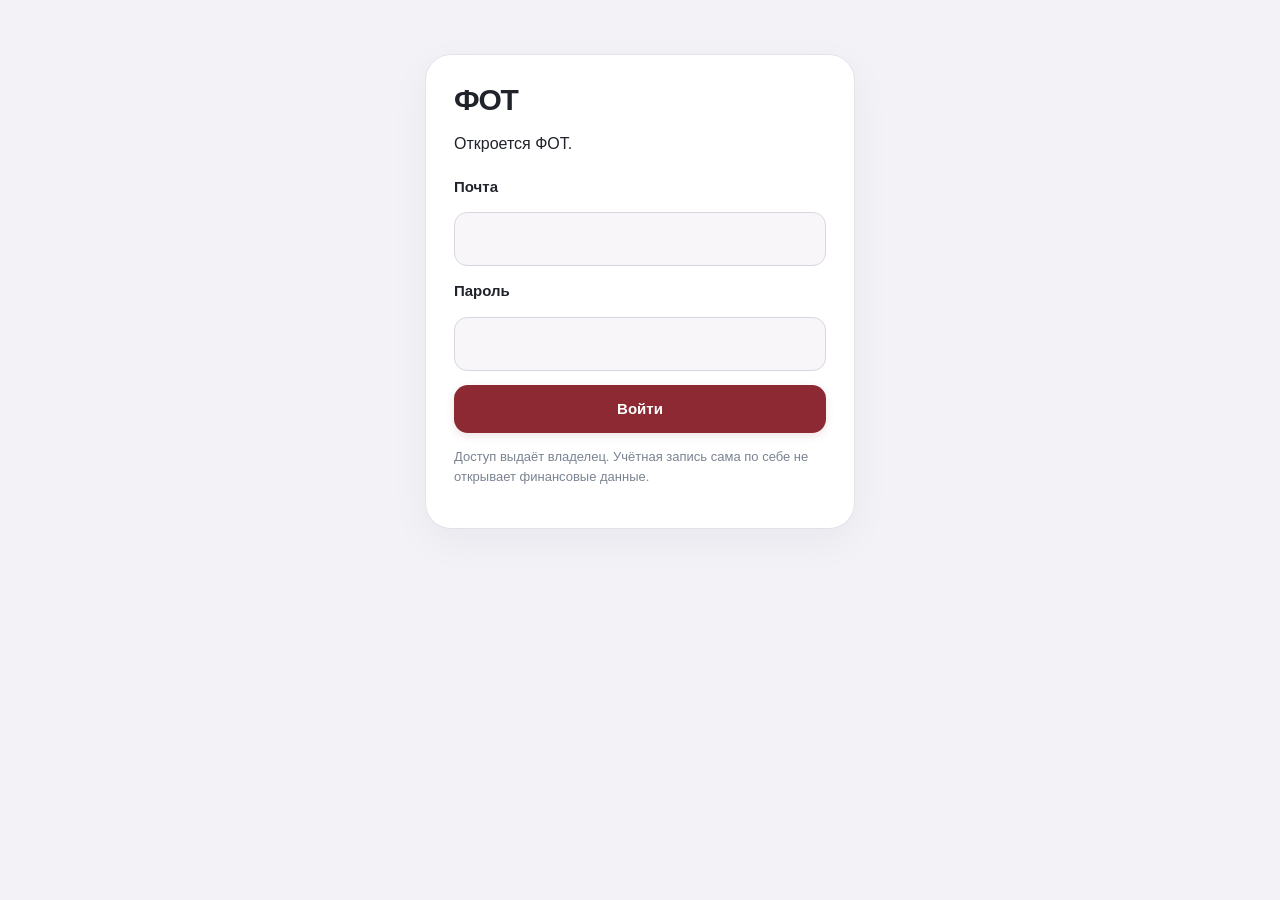
<file: index.html>
<!doctype html><html lang="ru">
<script type="module" crossorigin src="./finance/assets/production-DJy6bLNh.js"></script>
<link rel="stylesheet" crossorigin href="./finance/assets/production-YAigpWOM.css">
<meta charset="UTF-8"><meta name="viewport" content="width=device-width,initial-scale=1"><meta name="referrer" content="no-referrer"><meta http-equiv="Content-Security-Policy" content="default-src 'none'; script-src 'self'; style-src 'self' 'unsafe-inline'; img-src 'self' data:; font-src 'self' data:; connect-src 'self' https://coggpgbxkswlpuvqvtky.supabase.co; base-uri 'none'; form-action 'none'; object-src 'none'; frame-src 'none'"><link rel="icon" href="./finance/favicon.svg"><title>МногоМяса · ФОТ</title><div id="root"></div></html>
</file>
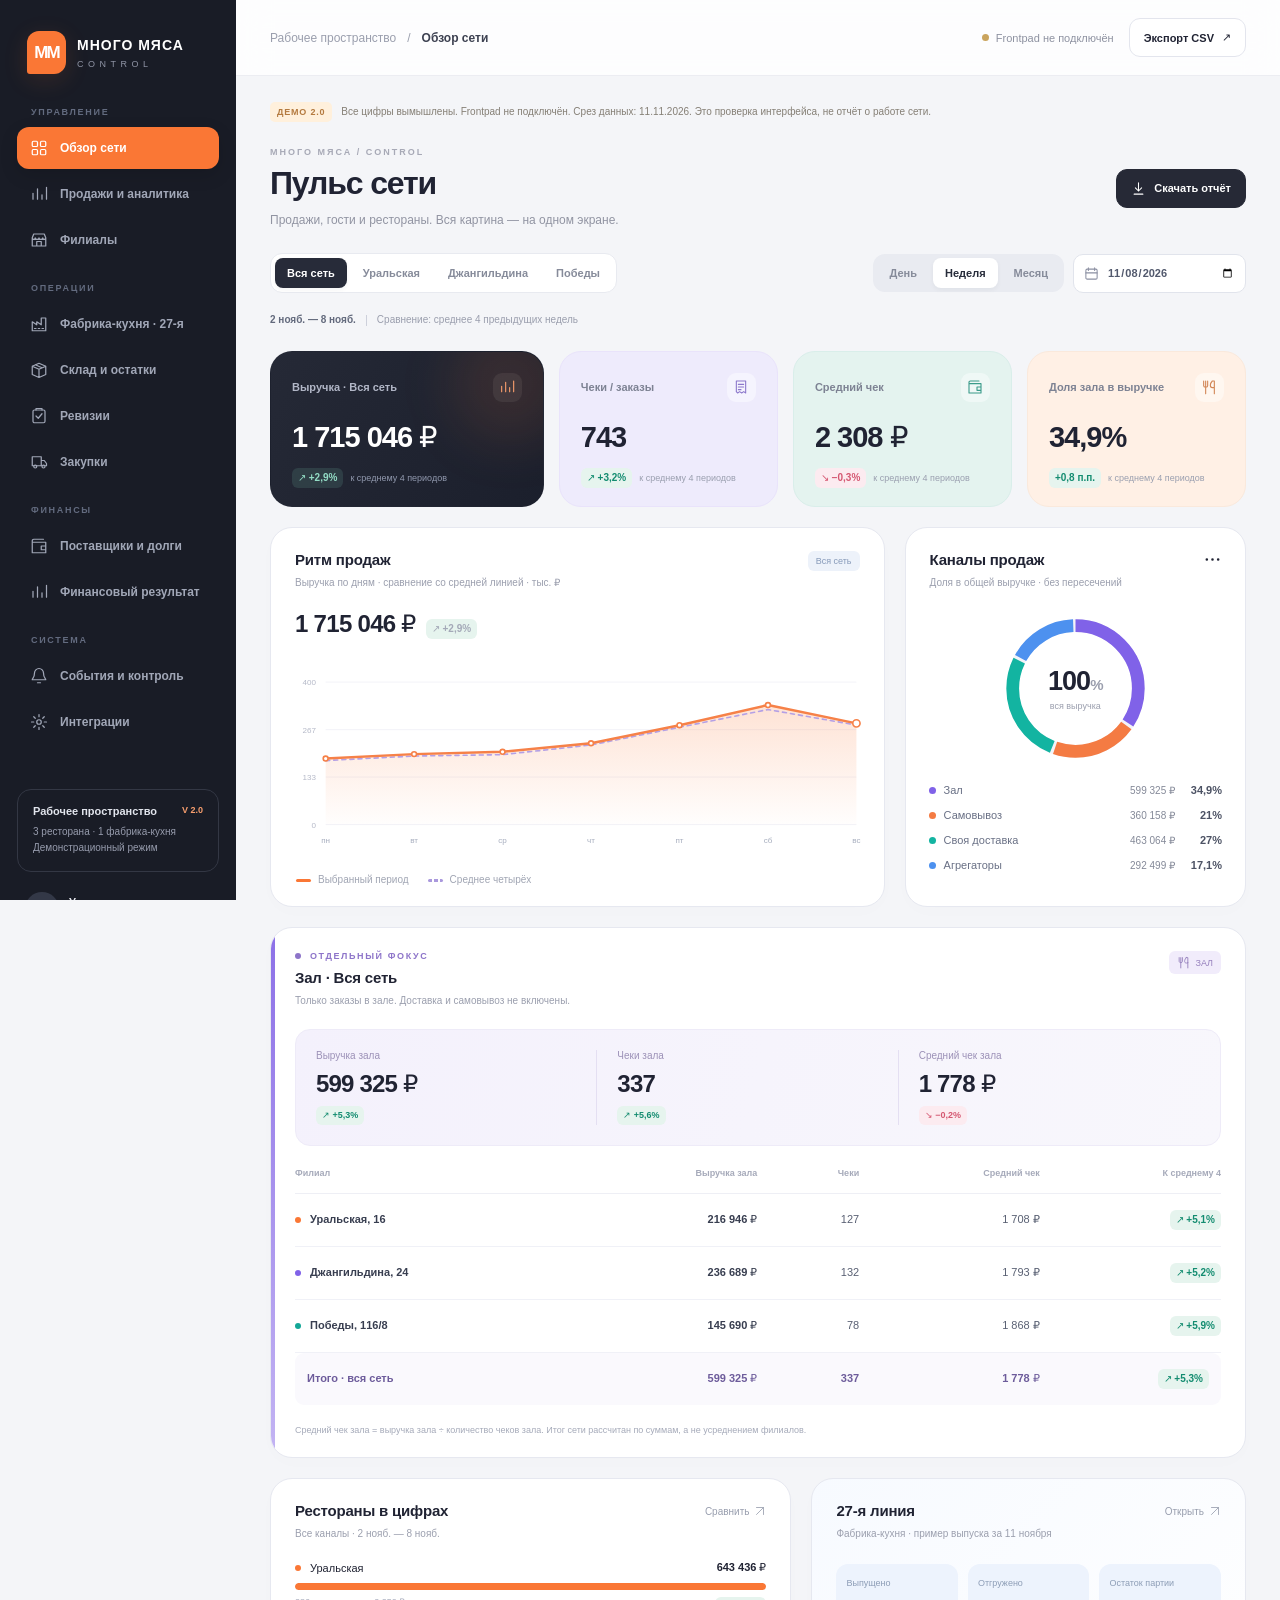
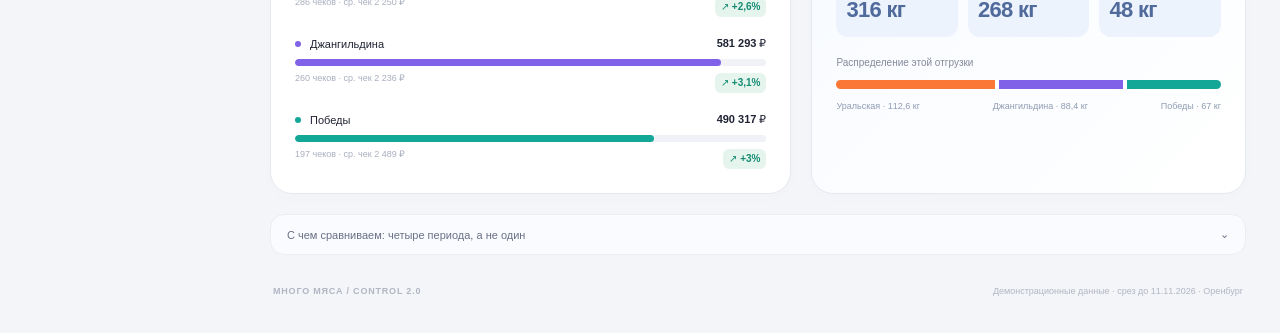
<file: control-dashboard/index.html>
<!DOCTYPE html>
<html lang="ru">
<head>
<meta charset="UTF-8">
<meta name="viewport" content="width=device-width, initial-scale=1, viewport-fit=cover">
<meta name="theme-color" content="#191c26">
<meta name="description" content="Много Мяса CONTROL — демонстрационная панель управления сетью: зал, продажи, сравнение четырёх периодов и остатки по филиалам.">
<title>МНОГО МЯСА · CONTROL 2.0</title>
<link rel="icon" href="data:image/svg+xml,%3Csvg xmlns='http://www.w3.org/2000/svg' viewBox='0 0 64 64'%3E%3Crect width='64' height='64' rx='16' fill='%23fa7735'/%3E%3Ctext x='32' y='42' fill='white' text-anchor='middle' font-family='Arial' font-weight='bold' font-size='25'%3EММ%3C/text%3E%3C/svg%3E">
<link rel="stylesheet" href="./control-v2.css?v=2.0.0">
<style>.hall-metric>.delta{color:var(--green)}.hall-metric>.delta.down{color:var(--red)}.hall-metric>.delta.flat{color:#8992a6}.kpi-bottom>.tag+span{display:none}</style>
<script defer src="./data-v2.js?v=2.0.0"></script>
<script defer src="./app-v2.js?v=2.0.0"></script>
</head>
<body>
<a class="sr" href="#app">К содержимому</a>
<div class="overlay" id="overlay" aria-hidden="true"></div>
<div class="shell">
<aside class="sidebar" id="sidebar" aria-label="Основное меню">
<button class="side-close" data-action="close-menu" aria-label="Закрыть меню"></button>
<div class="brand"><div class="brand-mark">ММ</div><div><strong>МНОГО МЯСА</strong><small>CONTROL</small></div></div>
<nav id="navigation"></nav>
<div class="side-end"><div class="version-card"><strong>Рабочее пространство <b class="version-tag">V 2.0</b></strong><span>3 ресторана · 1 фабрика-кухня<br>Демонстрационный режим</span></div><div class="identity"><div class="avatar">ММ</div><div><strong>Управление сетью</strong><small>Панель собственника</small></div></div></div>
</aside>
<div class="workspace">
<header class="topbar"><div class="crumb"><button class="icon-button mobile-menu" data-action="menu" aria-label="Открыть меню"></button><span>Рабочее пространство</span><span>/</span><strong id="breadcrumb">Обзор сети</strong></div><div class="top-tools"><span class="source-state"><i class="dot"></i>Frontpad не подключён</span><button class="button" data-action="export" title="Выгрузить текущий раздел с фильтрами">Экспорт CSV <span aria-hidden="true">↗</span></button></div></header>
<main id="app" class="content"></main>
</div>
</div>
<nav id="mobile-nav" class="mobile-nav" aria-label="Быстрые разделы"></nav>
<div id="tooltip" class="chart-tooltip" hidden></div>
<div id="toast" class="toast" role="status" hidden></div>
<noscript><div class="note-panel">Для работы панели включите JavaScript. Все показатели в этой версии демонстрационные; Frontpad не подключён.</div></noscript>
</body>
</html>
</file>
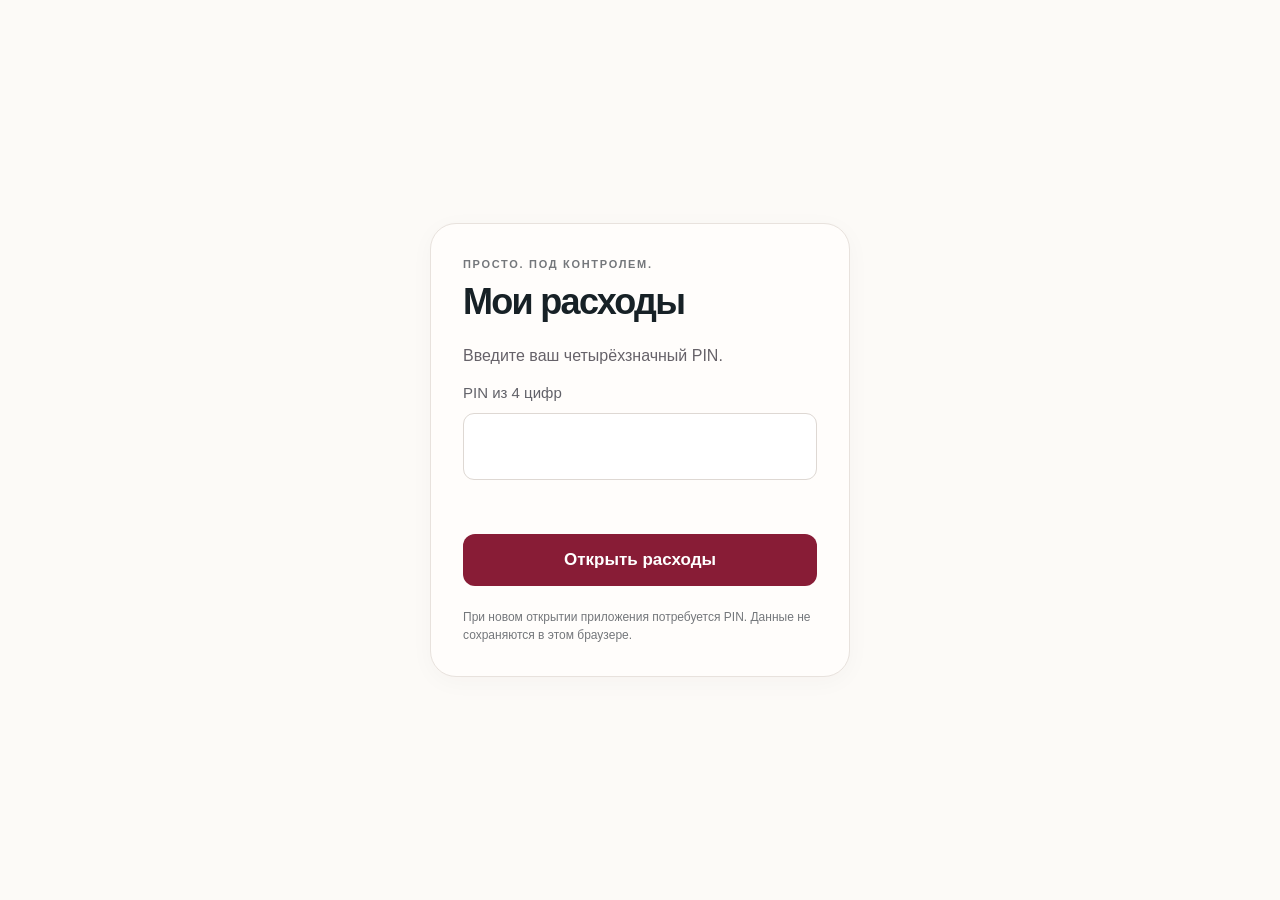
<file: expenses/index.html>
<!doctype html>
<html lang="ru"><head>
<meta charset="utf-8">
<meta name="viewport" content="width=device-width,initial-scale=1,viewport-fit=cover">
<meta name="referrer" content="no-referrer">
<meta name="robots" content="noindex,nofollow,noarchive">
<meta http-equiv="Content-Security-Policy" content="default-src 'none'; script-src 'self'; style-src 'self' 'unsafe-inline'; connect-src https://coggpgbxkswlpuvqvtky.supabase.co; img-src 'self' data:; font-src 'self'; base-uri 'none'; form-action 'none'; object-src 'none'; worker-src 'none'; manifest-src 'none'">
<meta name="theme-color" content="#881c36">
<title>Мои расходы</title>
<link rel="stylesheet" href="./styles.css?v=20261110-remove-123">
<script src="./expense-engine.js" defer></script>
<script src="./app.js?v=20261110-remove-123" defer></script>
</head><body class="is-locked">
<section id="loginPanel" class="login-panel" aria-labelledby="loginTitle">
  <div class="login-card">
    <p class="eyebrow">ПРОСТО. ПОД КОНТРОЛЕМ.</p>
    <h1 id="loginTitle">Мои расходы</h1>
    <p class="login-intro">Введите ваш четырёхзначный PIN.</p>
    <form id="loginForm" autocomplete="off">
      <label for="pin">PIN из 4 цифр</label>
      <input id="pin" type="password" inputmode="numeric" pattern="[0-9]{4}" minlength="4" maxlength="4" required autocomplete="off" autocapitalize="off" spellcheck="false" aria-describedby="loginMessage" enterkeyhint="go">
      <p id="loginMessage" class="error" role="status" aria-live="polite"></p>
      <button id="loginButton" type="submit" class="primary wide">Открыть расходы</button>
    </form>
    <p class="muted login-footnote">При новом открытии приложения потребуется PIN. Данные не сохраняются в этом браузере.</p>
  </div>
</section>
<div id="privateApp" hidden inert>
<div class="shell"><header><div><p class="eyebrow">ПРОСТО. ПОД КОНТРОЛЕМ.</p><h1>Мои расходы</h1></div><button id="logout" class="version" type="button">Выйти</button></header>
<aside class="notice" id="storageNotice"><span id="storageMessage">Загружаем ваши приватные облачные данные…</span><button type="button" class="reload-sync" hidden>Обновить страницу</button></aside>
<main><section class="overview"><div class="month-row"><h2 id="monthTitle"></h2><div class="month-controls"><button id="previousMonth" aria-label="Предыдущий месяц">‹</button><label class="month-label">Месяц<input id="month" type="month" aria-label="Выбрать месяц"></label><button id="nextMonth" aria-label="Следующий месяц">›</button><button id="currentMonth" class="link">Сейчас</button></div></div><div class="segmented" role="group" aria-label="Раздел расходов"><button data-area="personal" aria-pressed="true">Личное</button><button data-area="business" aria-pressed="false">Бизнес</button></div><p class="area-caption" id="areaCaption"></p>
<button class="primary wide" id="addExpense" disabled>＋ Добавить расход</button><button id="historyTab" class="history-shortcut"><span aria-hidden="true">▤</span> История <span aria-hidden="true">›</span></button><section class="balance" aria-label="Итог месяца"><div class="balance-totals"><div><p>Потрачено</p><strong id="spent"></strong></div><div><p>Бюджет</p><strong id="budgetTotal"></strong></div></div><div class="limit-line"><span id="limitLabel"></span><button class="link" id="editLimit" disabled>Задать лимит</button></div><p class="muted" id="budgetStatus"></p><p class="muted" id="legacyBudget"></p><div class="progress" role="presentation"><div id="bar"></div></div><h3 id="remaining"></h3></section>
<div class="section-head"><h3>Категории</h3><button class="link" id="newCategory" disabled>＋ Категория</button></div><div id="categories" class="category-grid"></div>
</section>
<section class="detail"><div id="historyPanel"><div class="section-head"><div><p class="eyebrow">ИСТОРИЯ МЕСЯЦА</p><h2>Расходы</h2></div><span id="count" class="pill"></span></div><p class="muted">Выберите запись, чтобы изменить её.</p><div id="expenses"></div></div><div id="reportPanel" hidden><p class="eyebrow">ПО МЕСЯЦУ И РАЗДЕЛУ</p><h2>Отчёт</h2><p id="reportContext" class="muted"></p><section class="report-budget"><p id="reportBudgetLabel"></p><strong id="reportBudgetNumbers"></strong><div class="progress"><div id="reportBudgetBar"></div></div><p id="reportBudgetRemaining"></p></section><h3 class="report-section-title">Доли расходов</h3><p class="muted">Диаграмма показывает долю каждой категории в потраченной сумме.</p><div id="donutChart" class="donut" role="img"><div class="donut-center"><strong id="donutTotal"></strong><span>расходы</span></div></div><div id="reportEmpty" class="empty" hidden>В этом месяце пока нет расходов.</div><div class="report-legend-header"><span>Категория</span><span>Доля расходов</span><span>Доля бюджета</span></div><div id="reportRows"></div><p id="reportFootnote" class="muted report-footnote"></p></div><div id="settingsPanel" hidden><p class="eyebrow">ВАШИ ДАННЫЕ</p><h2>Резервная копия</h2><p>Расходы сохраняются в вашем защищённом хранилище и доступны с телефона и компьютера. Резервный файл содержит суммы и комментарии: храните его в безопасном месте.</p><button class="primary wide" id="exportData" disabled>Скачать копию JSON</button><button class="wide" id="importBrowserData">Перенести записи из этого браузера</button><label class="file-button">Восстановить из файла<input type="file" id="importData" accept="application/json,.json"></label><p class="muted">Импорт заменит облачные данные на всех устройствах после вашего подтверждения. Максимальный размер файла — 1 МБ. Записи первой версии автоматически не переносились.</p></div></section></main><nav aria-label="Разделы"><button id="overviewTab" class="active" aria-current="page">Обзор</button><button id="reportTab">Отчёт</button><button id="settingsTab">Настройки</button></nav><footer>Только ваши собственные траты. Личное и бизнес отдельно.</footer></div>
<dialog id="expenseDialog" aria-labelledby="formTitle" aria-describedby="formArea"><form id="expenseForm"><div class="section-head"><h2 id="formTitle">Новый расход</h2><button type="button" class="icon" data-close aria-label="Закрыть">×</button></div><p id="formArea" class="muted"></p><label>Сумма, ₽<input id="amount" class="amount" inputmode="decimal" placeholder="0" required autocomplete="off"></label><label>Дата<input id="date" type="date" required></label><fieldset class="category-picker"><legend>Категория</legend><select id="category" class="sr-only" tabindex="-1" aria-hidden="true"></select><div id="categoryChoices" class="category-choice-grid"></div></fieldset><button type="button" id="formAddCategory" class="link">＋ Добавить свою категорию</button><details id="commentDetails"><summary>＋ Комментарий <span class="muted">· необязательно</span></summary><label>Комментарий <span class="muted">· необязательно</span><input id="note" maxlength="500" placeholder="На что потратили"></label></details><p class="error" tabindex="-1" id="formError" role="alert"></p><button type="submit" class="primary wide">Сохранить расход</button><button type="button" id="deleteExpense" class="danger wide" hidden>Удалить расход</button><button type="button" class="reload-sync wide" hidden>Обновить и проверить сохранение</button></form></dialog>
<dialog id="categoryDialog" aria-labelledby="categoryTitle" aria-describedby="categoryArea"><form id="categoryForm"><div class="section-head"><h2 id="categoryTitle">Своя категория</h2><button type="button" class="icon" data-close aria-label="Закрыть">×</button></div><p id="categoryArea" class="muted"></p><label>Название<input id="categoryName" maxlength="60" required placeholder="Например, продукты"></label><label>Лимит на выбранный месяц, ₽ <span class="muted">· необязательно</span><input id="newCategoryLimit" inputmode="decimal" placeholder="Не задан"></label><p id="categoryError" tabindex="-1" class="error" role="alert"></p><button class="primary wide">Добавить категорию</button><button type="button" class="reload-sync wide" hidden>Обновить и проверить сохранение</button></form></dialog>
<dialog id="limitDialog" aria-labelledby="limitTitle" aria-describedby="limitContext"><form id="limitForm"><div class="section-head"><h2 id="limitTitle">Лимит категории</h2><button type="button" class="icon" data-close aria-label="Закрыть">×</button></div><p id="limitContext" class="muted"></p><label>Лимит, ₽<input id="limitAmount" inputmode="decimal" placeholder="Не задан"></label><p class="muted">Пустое поле убирает лимит. Ноль означает, что на этот месяц расходы не запланированы.</p><p id="limitError" tabindex="-1" class="error" role="alert"></p><button class="primary wide">Сохранить лимит</button><button type="button" class="reload-sync wide" hidden>Обновить и проверить сохранение</button></form></dialog>
<div id="toast" role="status" hidden><span id="toastText"></span><button id="undo" hidden>Отменить</button><button id="dismissToast" aria-label="Скрыть уведомление">×</button></div><dialog id="importDialog" aria-labelledby="importTitle"><form id="importForm"><div class="section-head"><h2 id="importTitle">Проверить импорт</h2><button type="button" class="icon" data-close aria-label="Закрыть">×</button></div><p id="importSource" class="muted"></p><p id="importPreview"></p><button type="button" id="backupBeforeImport" class="wide">Скачать текущую облачную копию</button><label class="check-label"><input id="confirmImportOwner" type="checkbox" required>Это мои данные; разрешаю передать их в моё хранилище расходов в Supabase.</label><label class="check-label"><input id="confirmImportBackup" type="checkbox" required>Я сохранил(а) нужную копию текущих облачных данных либо они пустые.</label><p id="importError" class="error" role="alert" tabindex="-1"></p><button type="submit" class="primary wide">Заменить облачные данные</button><button type="button" class="reload-sync wide" hidden>Обновить и проверить</button></form></dialog></div>
<div class="privacy-veil" role="status">Проверяем доступ…</div>
<noscript>Для входа включите JavaScript в браузере.</noscript>
</body></html>
</file>
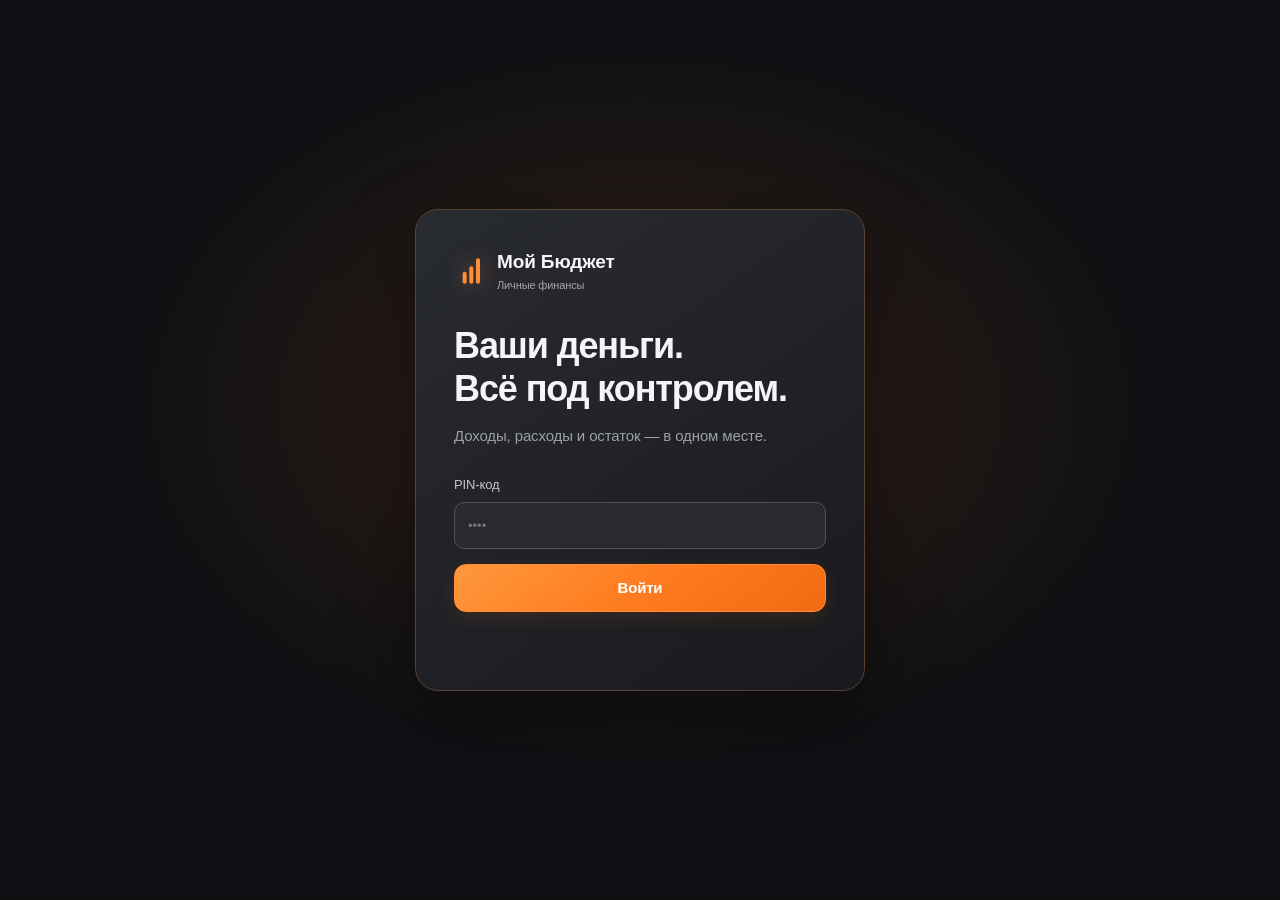
<file: finance-workbook/index.html>
<!doctype html>
<html lang="ru"><head><meta charset="utf-8"><meta name="viewport" content="width=device-width,initial-scale=1,viewport-fit=cover"><meta name="theme-color" content="#101114"><title>Мой Бюджет · Личные финансы</title><link rel="stylesheet" href="./personal.css?v=20261111-v4"><link rel="stylesheet" href="./premium.css?v=20261111-v4"><script src="./config.js"></script><script src="./icons.js?v=20261111-v4" defer></script><script src="./personal.js?v=20261111-v4" defer></script></head>
<body><section id="login" class="login-page"><div class="login-card"><div class="brand"><span class="logo" data-icon="chart-no-axes-column-increasing"></span><span>Мой Бюджет<small>Личные финансы</small></span></div><h1>Ваши деньги.<br>Всё под контролем.</h1><p>Доходы, расходы и остаток — в одном месте.</p><form id="loginForm"><label>PIN-код<input id="password" type="password" inputmode="numeric" pattern="[0-9]{4}" maxlength="4" required autocomplete="current-password" placeholder="••••"></label><button class="primary wide">Войти</button></form><p id="loginError" class="error" role="alert"></p></div></section>
<div id="app" hidden><aside class="sidebar"><div class="brand"><span class="logo" data-icon="chart-no-axes-column-increasing"></span><span>Мой Бюджет<small>Учёт личных финансов</small></span></div><nav id="sideNav"><button data-page="overview" class="active"><span data-icon="house"></span> Обзор</button><button data-page="transactions"><span data-icon="arrow-left-right"></span> Операции</button><button data-page="categories"><span data-icon="layout-grid"></span> Категории и лимиты</button><button data-page="analytics"><span data-icon="chart-column-increasing"></span> Аналитика</button></nav><div class="sidebar-bottom"><div class="sidebar-art"><span></span><span></span><span></span><span></span></div><b>Управляйте финансами с уверенностью</b><p>Доходы, расходы и планирование бюджета — в одной системе.</p></div></aside><div class="workspace"><header class="topbar"><div class="topbrand"><span class="logo" data-icon="chart-no-axes-column-increasing"></span> Мой Бюджет</div><div class="top-actions"><label class="month-label">Период <select id="month"></select></label><button id="voiceTop" class="voice-trigger" title="Добавить голосом" aria-label="Добавить голосом"><span data-icon="mic"></span><span class="desktop-label">Голосом</span></button><button id="addIncomeTop" class="btn-income"><span data-icon="plus"></span> Доход</button><button id="addExpenseTop" class="primary"><span data-icon="plus"></span> Расход</button><button id="logout" class="icon-button" title="Выйти" aria-label="Выйти"><span data-icon="log-out"></span></button></div></header><main><div class="page-heading"><div><div class="eyebrow">ЛИЧНЫЕ ФИНАНСЫ</div><h1 id="pageTitle">Финансы</h1><p id="pageSubtitle">Общий баланс и расходы под контролем</p></div><span id="syncStatus" role="status"></span></div>
<section id="overview" class="page"><div id="metrics" class="metrics"></div><div class="quick-actions"><div><span class="quick-label">Быстрые действия</span><span class="quick-hint">Управление личными финансами</span></div><div class="quick-buttons"><button id="voiceOverview" class="voice-trigger"><span data-icon="mic"></span> Добавить голосом</button><button id="incomeOverview" class="btn-income"><span data-icon="arrow-down-left"></span> Доход</button><button id="expenseOverview" class="primary"><span data-icon="arrow-up-right"></span> Расход</button></div></div><div class="grid-large"><section class="panel"><div class="panel-title"><h2>Динамика расходов</h2><span class="chart-subtitle">По месяцам · 2026</span></div><div id="expenseChart" class="bars"></div></section><section class="panel"><div class="panel-title"><h2>Структура расходов</h2></div><div id="breakdown"></div></section></div><div class="grid-large"><section class="panel"><div class="panel-title"><h2>Последние операции</h2><button class="plainlink" data-go="transactions">Все операции →</button></div><div id="recent"></div></section><section class="panel"><div class="panel-title"><h2>Лимиты по категориям</h2><button class="plainlink" data-go="categories">Управлять →</button></div><div id="limitPreview"></div></section></div><div class="insight" id="insight"></div></section>
<section id="transactions" class="page" hidden><div class="panel"><div class="panel-title"><h2>История операций</h2><div class="inline-actions"><button id="voiceTransactions" class="voice-trigger"><span data-icon="mic"></span> Голосом</button><button id="newIncome" class="btn-income"><span data-icon="plus"></span> Доход</button><button id="newExpense" class="primary"><span data-icon="plus"></span> Расход</button></div></div><p class="hint">Суммы из прежней таблицы включены в расчёты. Для перенесённых расходов показан месяц записи; точная дата в исходной таблице не указана.</p><div id="transactionList"></div></div></section>
<section id="categories" class="page" hidden><div class="panel"><div class="panel-title"><h2>Категории и лимиты</h2><button id="newCategory" class="primary"><span data-icon="plus"></span> Категория</button></div><p class="hint">Перемещайте категории вверх и вниз, задавайте лимиты и редактируйте статьи. Ранее внесённые расходы остаются без изменений.</p><div id="categoryList"></div></div></section>
<section id="analytics" class="page" hidden><div id="analyticsMetrics" class="metrics"></div><div class="grid-large"><section class="panel"><h2>Доходы и расходы по месяцам</h2><div id="analyticsChart" class="bars"></div></section><section class="panel"><h2>Расходы по категориям</h2><div id="analyticsCategories"></div></section></div></section>
<div class="footer-actions"><button id="exportData"><span data-icon="download"></span> Резервная копия JSON</button><button id="refresh"><span data-icon="refresh-cw"></span> Обновить с сервера</button></div></main></div><nav class="mobile-nav"><button data-page="overview" class="active"><span data-icon="house"></span>Обзор</button><button data-page="transactions"><span data-icon="arrow-left-right"></span>Операции</button><button id="mobileAdd" class="mobile-add" aria-label="Добавить запись"><span data-icon="plus"></span></button><button data-page="analytics"><span data-icon="chart-column-increasing"></span>Аналитика</button><button data-page="categories"><span data-icon="layout-grid"></span>Категории</button></nav></div>
<dialog id="editor"><form id="entryForm"><div class="modal-head"><h2 id="editorTitle">Новая операция</h2><button type="button" id="closeEditor" class="icon-button" aria-label="Закрыть"><span data-icon="x"></span></button></div><div id="voicePanel" class="voice-panel" hidden><div class="voice-mode-tabs"><button type="button" data-voice-mode="expense" class="selected">Расход</button><button type="button" data-voice-mode="income">Доход</button></div><div class="voice-visual"><button type="button" id="micButton" class="mic-button" aria-label="Начать запись голоса"><span data-icon="mic"></span></button><div class="waveform"><i></i><i></i><i></i><i></i><i></i><i></i><i></i><i></i><i></i></div></div><div class="voice-panel-title">Просто скажите, что произошло</div><p class="voice-help">Например: «Потратил 1200 рублей на такси» или «Получил доход 150 тысяч, аренда»</p><div id="voiceStatus" role="status">Нажмите на микрофон, чтобы начать</div><label class="voice-text-label">Распознанный текст<input id="voiceText" type="text" placeholder="Или введите фразу вручную" autocomplete="off"></label><button type="button" id="voiceParse" class="voice-parse">Распознать и заполнить</button></div><div id="editorFields"></div><p id="formError" class="error" role="alert"></p><button class="primary wide" id="submitEntry" type="submit"><span data-icon="check"></span> Сохранить операцию</button></form></dialog>
</body></html>
</file>
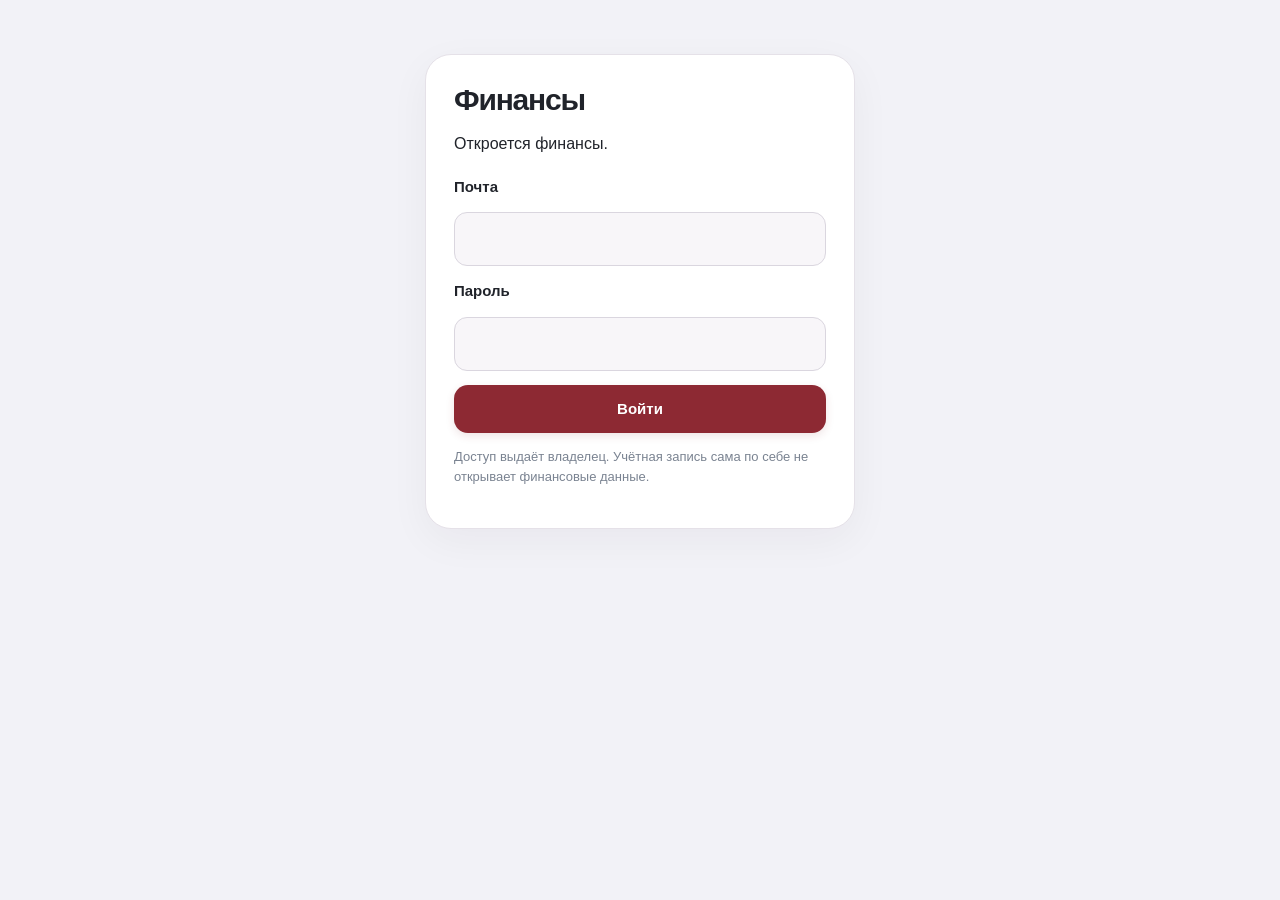
<file: finance/index.html>
<!doctype html><html lang="ru">
<script type="module" crossorigin src="./assets/production-DJy6bLNh.js"></script>
<link rel="stylesheet" crossorigin href="./assets/production-YAigpWOM.css">
<meta charset="UTF-8"><meta name="viewport" content="width=device-width,initial-scale=1"><meta name="referrer" content="no-referrer"><meta http-equiv="Content-Security-Policy" content="default-src 'none'; script-src 'self'; style-src 'self' 'unsafe-inline'; img-src 'self' data:; font-src 'self' data:; connect-src 'self' https://coggpgbxkswlpuvqvtky.supabase.co; base-uri 'none'; form-action 'none'; object-src 'none'; frame-src 'none'"><link rel="icon" href="./favicon.svg"><title>МногоМяса · Финансы</title><div id="root"></div></html>
</file>
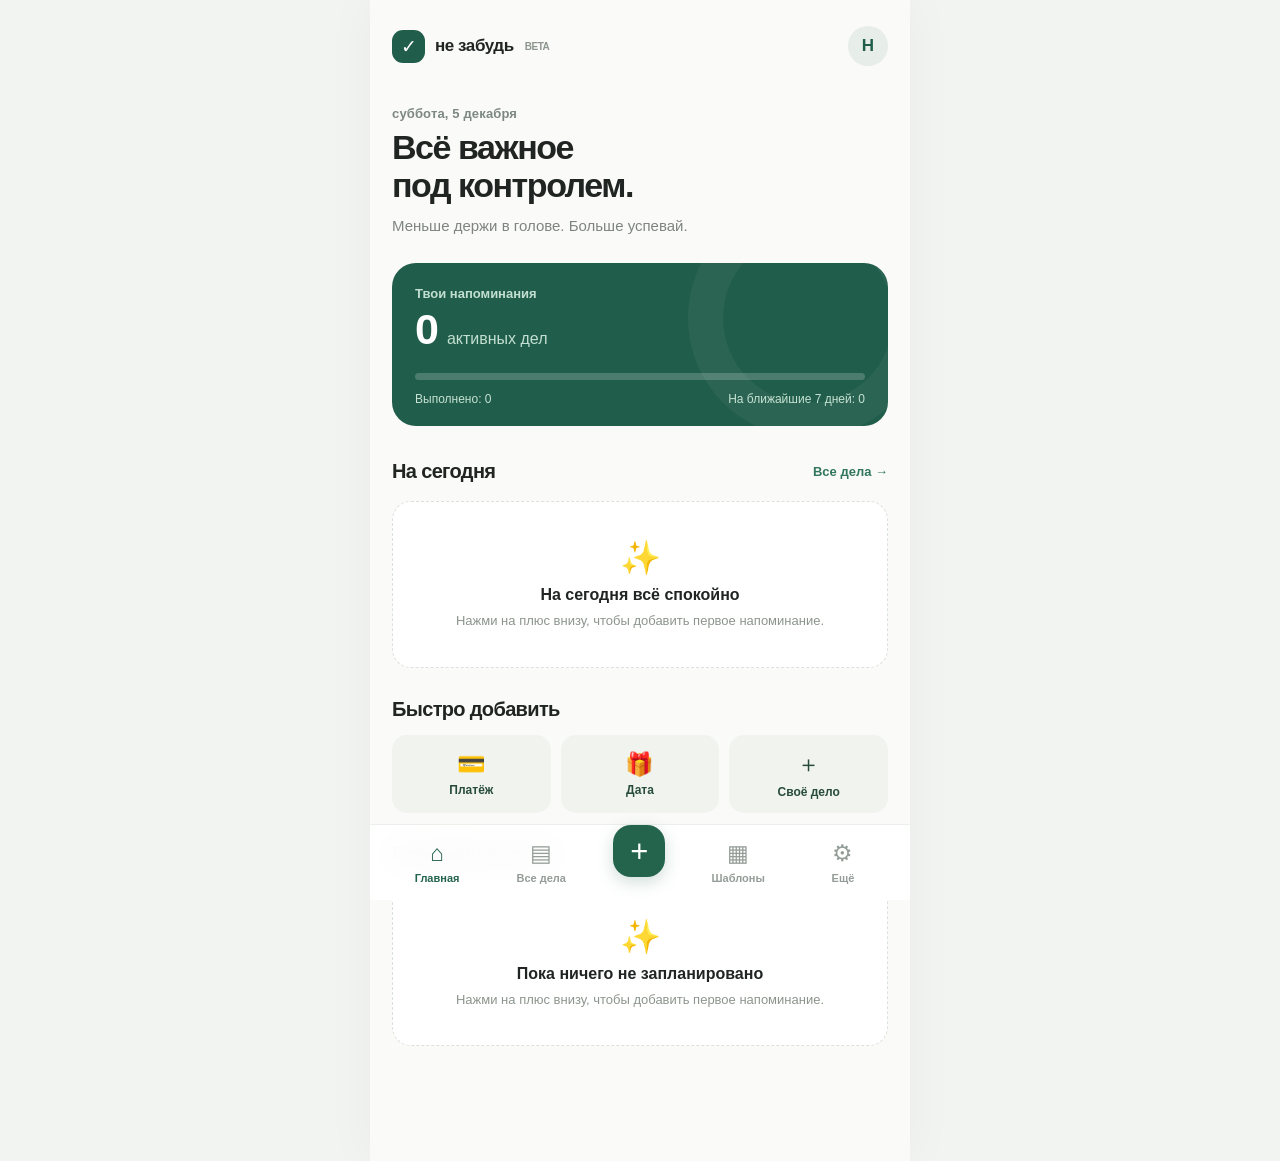
<file: ne-zabud/index.html>
<!doctype html>
<html lang="ru"><head><meta charset="UTF-8"><meta name="viewport" content="width=device-width, initial-scale=1, viewport-fit=cover"><meta name="theme-color" content="#FAFAF9"><meta name="apple-mobile-web-app-capable" content="yes"><meta name="apple-mobile-web-app-status-bar-style" content="default"><title>Не забудь — всё важное рядом</title>
<style>
:root{font-family:-apple-system,BlinkMacSystemFont,"Segoe UI",Arial,sans-serif;color:#202423;background:#fafaf9;font-synthesis:none}*{box-sizing:border-box}body{margin:0}button,input,select,textarea{font:inherit}button{cursor:pointer;-webkit-tap-highlight-color:transparent}button:focus-visible,input:focus-visible,select:focus-visible{outline:3px solid #a0d7bb;outline-offset:2px}button{border:0}.shell{max-width:540px;margin:auto;min-height:100dvh;padding:0 22px 115px}.top{padding-top:max(26px,env(safe-area-inset-top));display:flex;align-items:center;justify-content:space-between}.mark{display:flex;align-items:center;gap:10px;font-size:17px;font-weight:780;letter-spacing:-.45px}.mark-icon{width:33px;height:33px;background:#215d4b;color:white;border-radius:11px;display:grid;place-items:center;font-weight:900;font-size:19px}.avatar{height:40px;width:40px;border-radius:50%;background:#e7ede8;color:#215d4b;display:grid;place-items:center;font-size:17px;font-weight:750}.greeting{margin-top:40px}.eyebrow{font-size:13px;color:#7d8882;font-weight:600;letter-spacing:.15px}h1{margin:7px 0 0;font-size:34px;letter-spacing:-1.45px;line-height:1.12;font-weight:770}.lead{margin:10px 0 0;font-size:15px;line-height:1.55;color:#7e8581}.summary{margin-top:26px;background:#215d4b;border-radius:24px;padding:23px 23px 20px;color:white;position:relative;overflow:hidden}.summary:after{content:"";position:absolute;right:-40px;top:-65px;border:35px solid #ffffff0b;width:170px;height:170px;border-radius:50%}.summary-inner{position:relative;z-index:1}.summary .little{font-size:13px;color:#c2dfd1;font-weight:600}.summary .count{font-size:43px;font-weight:750;letter-spacing:-2px;margin-top:7px;line-height:1}.summary .count span{font-size:16px;letter-spacing:0;font-weight:500;color:#c2dfd1}.bar{margin-top:22px;height:7px;border-radius:20px;background:#ffffff31;overflow:hidden}.fill{height:100%;background:#bfe2cb;border-radius:20px;transition:width .3s}.stats{display:flex;justify-content:space-between;margin-top:12px;font-size:12px;color:#c6e2d3}.section-head{display:flex;align-items:center;justify-content:space-between;margin:30px 0 14px}.section-head h2{font-size:20px;letter-spacing:-.65px;margin:0}.mutedbtn{background:none;color:#32765e;font-weight:650;font-size:13px;padding:8px 0}.tasklist{display:grid;gap:10px}.task{display:flex;align-items:center;gap:13px;background:white;border:1px solid #ecefec;border-radius:17px;padding:16px 14px;box-shadow:0 3px 15px #1c322706}.task-icon{height:45px;width:45px;display:grid;place-items:center;background:#f1f4ee;border-radius:14px;flex:none;font-size:21px}.task-body{min-width:0;flex:1}.task-name{font-size:15px;font-weight:680;line-height:1.35;overflow-wrap:anywhere}.task-detail{font-size:12px;color:#8b928d;margin-top:5px}.task.done .task-name{text-decoration:line-through;color:#929b95}.tick{height:28px;width:28px;border:1.8px solid #b6c5bd;border-radius:50%;background:white;color:white;display:grid;place-items:center;font-size:16px;flex:none}.task.done .tick{background:#277354;border-color:#277354}.more{background:none;color:#9aa29b;font-size:22px;padding:4px 4px}.empty{text-align:center;padding:36px 22px;background:white;border:1px dashed #dbe1db;border-radius:19px}.empty .big{font-size:33px}.empty strong{display:block;margin-top:9px;font-size:16px}.empty p{margin:7px 0 0;color:#8c958d;font-size:13px;line-height:1.5}.grid{display:grid;grid-template-columns:1fr 1fr;gap:11px}.category{background:white;border:1px solid #ecefec;border-radius:19px;padding:17px;text-align:left;min-height:118px}.category .ico{font-size:24px;margin-bottom:18px}.category strong{display:block;font-size:14px}.category small{color:#929993;font-size:12px;display:block;margin-top:4px}.quick{display:grid;grid-template-columns:repeat(3,1fr);gap:10px}.quick button{background:#f0f3ee;border-radius:15px;padding:14px 8px;color:#284c3a;font-size:12px;font-weight:700;min-height:76px}.quick span{display:block;font-size:23px;margin-bottom:5px}.tabs{position:fixed;bottom:0;left:0;right:0;z-index:20;background:#ffffffed;backdrop-filter:blur(16px);border-top:1px solid #ecefec;padding:11px max(16px,calc((100vw - 540px)/2 + 20px)) calc(12px + env(safe-area-inset-bottom));display:flex;justify-content:space-around;align-items:center}.tab{background:none;color:#949d97;font-size:11px;font-weight:600;display:grid;justify-items:center;gap:5px;min-width:64px}.tab .symbol{font-size:23px}.tab.active{color:#22634d}.newfab{height:52px;width:52px;border-radius:18px;background:#24644d;color:white;font-size:31px;line-height:1;box-shadow:0 5px 16px #24644d37;transform:translateY(-11px)}.filterline{display:flex;gap:8px;overflow-x:auto;scrollbar-width:none;padding:6px 0 12px}.chip{border-radius:25px;background:#edf0ed;color:#647168;font-size:13px;padding:10px 15px;font-weight:650;white-space:nowrap}.chip.active{background:#265d4a;color:white}.field{display:grid;gap:7px;margin:15px 0}.field label{font-size:13px;font-weight:650;color:#5d6b61}input,select,textarea{width:100%;border:1px solid #e3e8e2;background:#fbfcfa;border-radius:13px;padding:14px 13px;font-size:16px;color:#25342b;outline:none}input:focus,select:focus,textarea:focus{border-color:#5a9c7d}.sheetback{position:fixed;inset:0;background:#1a29226b;z-index:30;display:flex;justify-content:center;align-items:flex-end}.sheet{width:100%;max-width:540px;background:white;border-radius:26px 26px 0 0;padding:24px 23px calc(26px + env(safe-area-inset-bottom));max-height:92dvh;overflow-y:auto}.sheethead{display:flex;justify-content:space-between;align-items:center}.sheethead h2{margin:0;font-size:23px;letter-spacing:-.8px}.close{background:#f0f2ef;border-radius:50%;height:34px;width:34px;color:#65736a;font-size:23px}.primary{width:100%;padding:16px;background:#24644d;color:white;border-radius:14px;font-size:15px;font-weight:750;margin-top:10px}.secondary{width:100%;padding:15px;background:#f0f4ef;color:#22523d;border-radius:14px;font-weight:700;margin-top:10px}.danger{color:#bc5045;background:none;padding:14px;font-weight:650;margin-top:5px;width:100%}.hide{display:none!important}.note{font-size:12px;line-height:1.5;color:#89928c;margin-top:15px}.pill{display:inline-block;background:#eaf3ec;color:#24644d;border-radius:9px;padding:5px 9px;font-weight:650;font-size:11px}.toast{position:fixed;bottom:100px;left:50%;transform:translateX(-50%);background:#263f31;color:white;padding:12px 18px;border-radius:14px;font-size:13px;z-index:60;white-space:nowrap;box-shadow:0 7px 28px #0002}.intro{padding-top:40px}.template{display:flex;gap:13px;align-items:center;background:white;border:1px solid #edf0ed;border-radius:16px;padding:16px;margin-bottom:9px;text-align:left;width:100%}.template b{display:block;font-size:14px}.template small{display:block;color:#89958b;font-size:12px;margin-top:4px}.template .emoji{font-size:26px}.template .plus{margin-left:auto;color:#2c7255;font-size:22px}.notice{background:#f0f5ed;border-radius:17px;padding:18px;font-size:13px;color:#51695a;line-height:1.65;margin-top:22px}.settingsrow{padding:20px 0;border-bottom:1px solid #ebefeb;display:flex;justify-content:space-between;gap:20px}.settingsrow b{font-size:14px}.settingsrow small{color:#8d978f;display:block;margin-top:6px;line-height:1.5}@media(min-width:700px){body{background:#f2f4f1}.shell{background:#fafaf9;box-shadow:0 0 50px #0000000a}.tabs{left:50%;right:auto;transform:translateX(-50%);width:540px;padding-left:15px;padding-right:15px}}
</style></head><body><main class="shell"><header class="top"><div class="mark"><span class="mark-icon">✓</span> не забудь<span style="font-size:10px;color:#8c968d;font-weight:600;margin-left:1px">BETA</span></div><button class="avatar" aria-label="О приложении" onclick="go('settings')">Н</button></header><div id="view"></div></main>
<nav class="tabs" aria-label="Главная навигация"><button class="tab active" data-tab="home" onclick="go('home')"><span class="symbol">⌂</span>Главная</button><button class="tab" data-tab="all" onclick="go('all')"><span class="symbol">▤</span>Все дела</button><button class="newfab" aria-label="Добавить напоминание" onclick="openEditor()">+</button><button class="tab" data-tab="templates" onclick="go('templates')"><span class="symbol">▦</span>Шаблоны</button><button class="tab" data-tab="settings" onclick="go('settings')"><span class="symbol">⚙</span>Ещё</button></nav>
<div id="modal" class="hide"></div><div id="toast" class="toast hide"></div>
<script>
(function(){
'use strict';
const key='nezabud_prof_v1', oldKey='nezabud_v1';
const cats={Дом:['🏠','Дом'],Авто:['🚗','Авто'],Семья:['❤️','Семья'],Финансы:['💳','Финансы'],Здоровье:['🌿','Здоровье'],Другое:['🗓️','Другое']};
const samples=[['Оплатить коммунальные услуги','Дом','month'],['Продлить ОСАГО','Авто','year'],['Поменять фильтр для воды','Дом','month'],['Поздравить с днём рождения','Семья','year'],['Оплатить интернет','Финансы','month'],['Записаться на плановый осмотр','Здоровье','year']];
let tasks=[];try{let v=JSON.parse(localStorage.getItem(key)||'[]');tasks=Array.isArray(v)?v:[]}catch(e){}
let page='home',filter='Все',editing=null;
const $=id=>document.getElementById(id);
function esc(x){return String(x??'').replace(/[&<>"']/g,c=>({'&':'&amp;','<':'&lt;','>':'&gt;','"':'&quot;',"'":'&#39;'}[c]))}
function pad(n){return String(n).padStart(2,'0')}
function today(){let d=new Date();return d.getFullYear()+'-'+pad(d.getMonth()+1)+'-'+pad(d.getDate())}
function dateAdd(days){let d=new Date();d.setDate(d.getDate()+days);return d.getFullYear()+'-'+pad(d.getMonth()+1)+'-'+pad(d.getDate())}
function formatDate(s){if(!s)return 'Без даты';let d=new Date(s+'T12:00:00');return d.toLocaleDateString('ru-RU',{day:'numeric',month:'long'})}
function save(){try{localStorage.setItem(key,JSON.stringify(tasks))}catch(e){alert('Не удалось сохранить данные в браузере')}}
function showToast(s){$('toast').textContent=s;$('toast').classList.remove('hide');setTimeout(()=>$('toast').classList.add('hide'),2200)}
function countToday(){return tasks.filter(t=>!t.done&&t.date<=today()).length}
function sorted(list){return [...list].sort((a,b)=>(a.done-b.done)||a.date.localeCompare(b.date))}
function row(t){let symbol=(cats[t.cat]||cats.Другое)[0],due=t.date<today()&&!t.done?'Просрочено · ':'';return '<div class="task '+(t.done?'done':'')+'"><button class="tick" aria-label="Отметить выполненным" onclick="toggle(\''+esc(t.id)+'\')">'+(t.done?'✓':'')+'</button><div class="task-icon">'+symbol+'</div><div class="task-body" onclick="edit(\''+esc(t.id)+'\')"><div class="task-name">'+esc(t.name)+'</div><div class="task-detail">'+due+formatDate(t.date)+(t.time?' · '+esc(t.time):'')+(t.repeat!=='none'?' · ↻':'')+'</div></div><button class="more" aria-label="Редактировать" onclick="edit(\''+esc(t.id)+'\')">⋯</button></div>'}
function list(arr,msg){return arr.length?'<div class="tasklist">'+sorted(arr).map(row).join('')+'</div>':'<div class="empty"><div class="big">✨</div><strong>'+msg+'</strong><p>Нажми на плюс внизу, чтобы добавить первое напоминание.</p></div>'}
function render(){
document.querySelectorAll('[data-tab]').forEach(x=>x.classList.toggle('active',x.dataset.tab===page));
let h='';
if(page==='home'){
let active=tasks.filter(t=>!t.done),done=tasks.filter(t=>t.done).length,percent=tasks.length?Math.round(done/tasks.length*100):0,upcoming=active.filter(t=>t.date<=dateAdd(7)).length;
h='<section class="greeting"><div class="eyebrow">'+new Date().toLocaleDateString('ru-RU',{weekday:'long',day:'numeric',month:'long'})+'</div><h1>Всё важное<br>под контролем.</h1><p class="lead">Меньше держи в голове. Больше успевай.</p></section><div class="summary"><div class="summary-inner"><div class="little">Твои напоминания</div><div class="count">'+active.length+' <span>активных дел</span></div><div class="bar"><div class="fill" style="width:'+percent+'%"></div></div><div class="stats"><span>Выполнено: '+done+'</span><span>На ближайшие 7 дней: '+upcoming+'</span></div></div></div><div class="section-head"><h2>На сегодня</h2><button class="mutedbtn" onclick="go(\'all\')">Все дела →</button></div>'+list(active.filter(t=>t.date<=today()),'На сегодня всё спокойно')+'<div class="section-head"><h2>Быстро добавить</h2></div><div class="quick"><button onclick="quick(\'Оплатить счёт\',\'Финансы\')"><span>💳</span>Платёж</button><button onclick="quick(\'Важная дата\',\'Семья\')"><span>🎁</span>Дата</button><button onclick="openEditor()"><span>＋</span>Своё дело</button></div><div class="section-head"><h2>Ближайшие дела</h2></div>'+list(active.filter(t=>t.date>today()).slice(0,4),'Пока ничего не запланировано');
}
if(page==='all'){
let opts=['Все','Активные','Выполненные'];let arr=filter==='Активные'?tasks.filter(t=>!t.done):filter==='Выполненные'?tasks.filter(t=>t.done):tasks;
h='<div class="intro"><div class="eyebrow">Мои напоминания</div><h1>Все дела<span style="color:#9fb3a7">.</span></h1><p class="lead">Здесь всё, что важно не забыть.</p></div><div class="section-head"><h2>'+tasks.length+' напоминаний</h2><button class="mutedbtn" onclick="openEditor()">+ Добавить</button></div><div class="filterline">'+opts.map(o=>'<button class="chip '+(filter===o?'active':'')+'" onclick="setFilter(\''+o+'\')">'+o+'</button>').join('')+'</div>'+list(arr,'В этом разделе пока пусто');
}
if(page==='templates'){
h='<div class="intro"><div class="eyebrow">Не нужно всё придумывать</div><h1>Готовые<br>напоминания.</h1><p class="lead">Выбери ситуацию из жизни, а мы поможем не забыть важное.</p></div><div class="section-head"><h2>Популярные шаблоны</h2></div>'+samples.map((s,i)=>'<button class="template" onclick="useTemplate('+i+')"><span class="emoji">'+cats[s[1]][0]+'</span><span><b>'+esc(s[0])+'</b><small>'+esc(s[1])+' · '+(s[2]==='month'?'Каждый месяц':'Каждый год')+'</small></span><span class="plus">＋</span></button>').join('')+'<div class="notice">Каждый шаблон можно настроить под себя: выбрать дату, время и частоту повторения.</div>';
}
if(page==='settings'){
h='<div class="intro"><div class="eyebrow">Пробная версия 0.2</div><h1>Всё просто.</h1><p class="lead">Первый вариант приложения, который мы проверяем на удобство.</p></div><div class="section-head"><h2>О приложении</h2></div><div class="settingsrow"><div><b>Хранение напоминаний</b><small>На этом устройстве, в браузере. При очистке данных браузера они могут исчезнуть.</small></div><span>✓</span></div><div class="settingsrow"><div><b>Уведомления</b><small>Фоновые push ещё не подключены. Приложение пока не гарантирует напоминание при закрытом браузере.</small></div><span>◷</span></div><div class="settingsrow"><div><b>Искусственный интеллект</b><small>Будет подключён в следующих версиях после тестирования удобства.</small></div><span>◷</span></div><button class="secondary" onclick="exportData()">Сохранить резервную копию</button><div class="note">Это тестовая версия. Не используй её как единственный источник критически важных напоминаний.</div>';
}
$('view').innerHTML=h;
}
window.go=p=>{page=p;render();window.scrollTo({top:0,behavior:'smooth'})};
window.setFilter=x=>{filter=x;render()};
window.toggle=id=>{let t=tasks.find(t=>t.id===id);if(!t)return;if(t.done){t.done=false}else if(t.repeat!=='none'){let d=new Date(t.date+'T12:00:00'),now=new Date(today()+'T12:00:00');do{if(t.repeat==='day')d.setDate(d.getDate()+1);if(t.repeat==='week')d.setDate(d.getDate()+7);if(t.repeat==='month')d.setMonth(d.getMonth()+1);if(t.repeat==='year')d.setFullYear(d.getFullYear()+1)}while(d<=now);t.date=d.getFullYear()+'-'+pad(d.getMonth()+1)+'-'+pad(d.getDate());showToast('Готово! Следующее напоминание назначено')}else t.done=true;save();render()};
window.edit=id=>{let t=tasks.find(t=>t.id===id);if(t)openEditor(t)};
window.quick=(name,cat)=>openEditor({name,cat,date:today(),time:'10:00',repeat:'none'});
window.useTemplate=i=>{let s=samples[i];openEditor({name:s[0],cat:s[1],date:today(),time:'10:00',repeat:s[2]})};
window.openEditor=function(t){editing=t&&t.id?t.id:null;let v=t||{name:'',cat:'Другое',date:today(),time:'10:00',repeat:'none'};
$('modal').className='sheetback';$('modal').innerHTML='<div class="sheet" role="dialog" aria-modal="true" aria-label="Напоминание"><div class="sheethead"><h2>'+(editing?'Редактировать':'Новое напоминание')+'</h2><button class="close" aria-label="Закрыть" onclick="closeEditor()">×</button></div><form id="taskform"><div class="field"><label for="taskname">Что нужно не забыть?</label><input id="taskname" maxlength="110" required placeholder="Например, оплатить интернет" value="'+esc(v.name)+'"></div><div class="field"><label for="taskcat">Категория</label><select id="taskcat">'+Object.keys(cats).map(c=>'<option value="'+c+'" '+(v.cat===c?'selected':'')+'>'+cats[c][0]+' '+c+'</option>').join('')+'</select></div><div style="display:grid;grid-template-columns:1.4fr 1fr;gap:12px"><div class="field"><label for="taskdate">Дата</label><input id="taskdate" type="date" required value="'+esc(v.date)+'"></div><div class="field"><label for="tasktime">Время</label><input id="tasktime" type="time" required value="'+esc(v.time||'10:00')+'"></div></div><div class="field"><label for="taskrepeat">Повторять</label><select id="taskrepeat"><option value="none">Не повторять</option><option value="day">Каждый день</option><option value="week">Каждую неделю</option><option value="month">Каждый месяц</option><option value="year">Каждый год</option></select></div><button class="primary" type="submit">'+(editing?'Сохранить изменения':'Создать напоминание')+'</button></form>'+(editing?'<button class="danger" onclick="removeTask()">Удалить напоминание</button>':'')+'<p class="note">Пока это тестовая версия без фоновых push-уведомлений.</p></div>';$('taskrepeat').value=v.repeat||'none';
$('taskform').onsubmit=function(e){e.preventDefault();let x={name:$('taskname').value.trim(),cat:$('taskcat').value,date:$('taskdate').value,time:$('tasktime').value,repeat:$('taskrepeat').value};if(!x.name||!x.date||!x.time)return;if(editing){Object.assign(tasks.find(t=>t.id===editing),x)}else tasks.push({id:String(Date.now())+'-'+Math.floor(Math.random()*99999),done:false,...x});save();closeEditor();render();showToast('Напоминание сохранено')};setTimeout(()=>$('taskname').focus(),80)};
window.closeEditor=()=>{$('modal').className='hide';$('modal').innerHTML='';editing=null};
window.removeTask=()=>{if(!editing||!confirm('Удалить это напоминание?'))return;tasks=tasks.filter(t=>t.id!==editing);save();closeEditor();render();showToast('Напоминание удалено')};
window.exportData=()=>{let b=new Blob([JSON.stringify(tasks,null,2)],{type:'application/json'}),u=URL.createObjectURL(b),a=document.createElement('a');a.href=u;a.download='ne-zabud-backup.json';a.click();setTimeout(()=>URL.revokeObjectURL(u),1000)};
$('modal').addEventListener('click',e=>{if(e.target===$('modal'))closeEditor()});
render();
})();
</script></body></html>
</file>
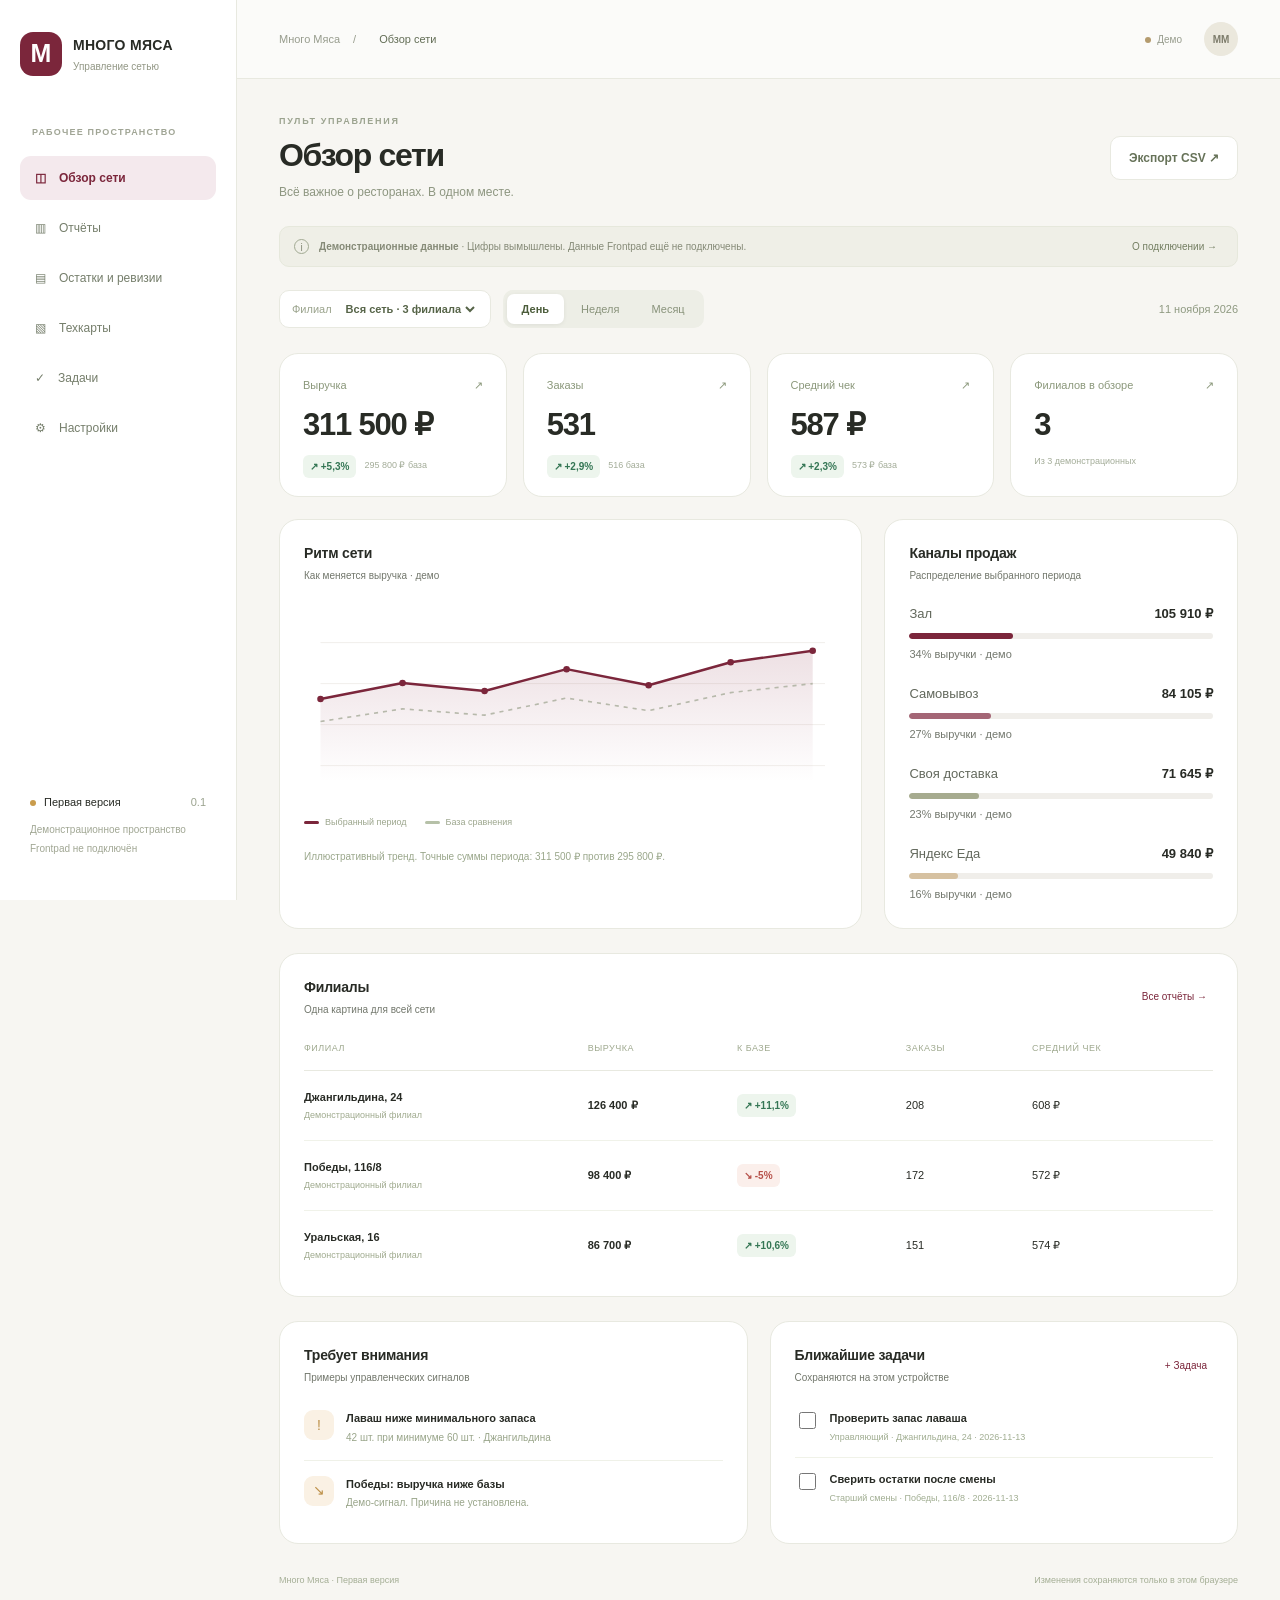
<file: restaurant-command/index.html>
<!doctype html><html lang="ru"><head><meta charset="UTF-8"><meta name="viewport" content="width=device-width,initial-scale=1"><meta name="theme-color" content="#77263b"><title>Много Мяса · Управление сетью</title><link rel="stylesheet" href="style.css"></head><body><aside><a class="brand" href="#overview"><b class="mark">М</b><span>МНОГО МЯСА<small>Управление сетью</small></span></a><div class="nav-label">РАБОЧЕЕ ПРОСТРАНСТВО</div><nav id="nav"></nav><div class="side-bottom"><i></i> Первая версия <span>0.1</span><p>Демонстрационное пространство<br>Frontpad не подключён</p></div></aside><main><header><div>Много Мяса <span>/</span> <span id="crumb">Обзор сети</span></div><div><span class="demo-tag">Демо</span><button class="avatar" onclick="go('settings')" aria-label="Настройки">ММ</button></div></header><div class="workspace"><div class="title-row"><div><div class="eyebrow">ПУЛЬТ УПРАВЛЕНИЯ</div><h1 id="page-title">Обзор сети</h1><p id="page-desc">Всё важное о ресторанах. В одном месте.</p></div><button class="button secondary" id="export">Экспорт CSV ↗</button></div><div class="demo-banner"><span class="info">i</span><span><strong>Демонстрационные данные</strong><span class="banner-extra"> · Цифры вымышлены. Данные Frontpad ещё не подключены.</span></span><button onclick="go('settings')">О подключении →</button></div><section class="filters" id="filters"><label class="select-wrap"><span>Филиал</span><select id="branch"><option value="all">Вся сеть · 3 филиала</option><option value="d">Джангильдина, 24</option><option value="p">Победы, 116/8</option><option value="u">Уральская, 16</option></select></label><div class="segmented" id="periods"><button data-period="day" class="selected">День</button><button data-period="week">Неделя</button><button data-period="month">Месяц</button></div><span class="date-chip" id="period-label">11 ноября 2026</span></section><div id="content"></div><footer>Много Мяса · Первая версия<span>Изменения сохраняются только в этом браузере</span></footer></div></main><div id="toast" role="status"></div><dialog id="task-dialog"><form id="task-form"><div class="modal-title"><h2>Новая задача</h2><button type="button" class="close" onclick="document.querySelector('dialog').close()" aria-label="Закрыть">×</button></div><label>Что нужно сделать<input id="task-title" required maxlength="100" placeholder="Например, проверить остаток упаковки"></label><label>Филиал<select id="task-branch"><option value="d">Джангильдина, 24</option><option value="p">Победы, 116/8</option><option value="u">Уральская, 16</option><option value="all">Вся сеть</option></select></label><div class="form-row"><label>Ответственный<input id="task-owner" required maxlength="40" placeholder="Имя или должность"></label><label>Срок<input type="date" id="task-date" required></label></div><p class="muted">Сохранится на этом устройстве. Уведомление сотруднику не отправляется.</p><button class="button" type="submit">Создать задачу</button></form></dialog><script src="app.js"></script></body></html>
</file>
<file: control-dashboard/control-v2.css>
:root{--bg:#f4f5f8;--paper:#fff;--ink:#202333;--muted:#848998;--line:#ecedf2;--orange:#fa7735;--purple:#8062e8;--teal:#13a797;--blue:#4b89f5;--red:#d55872;--green:#138c70;--radius:22px;font-family:Inter,-apple-system,BlinkMacSystemFont,'Segoe UI',Arial,sans-serif;color:var(--ink);font-synthesis:none}
*{box-sizing:border-box}body{margin:0;background:var(--bg);font-size:14px}button,input,select{font:inherit}button{cursor:pointer}button,a,input,select{-webkit-tap-highlight-color:transparent}button{touch-action:manipulation}button:focus-visible,a:focus-visible,input:focus-visible,select:focus-visible{outline:3px solid #fa773580;outline-offset:3px}button{color:inherit}a{color:inherit;text-decoration:none}svg{vertical-align:middle;flex-shrink:0}button svg{pointer-events:none}h1,h2,h3,p{margin:0}button{border:0}input,select{min-width:0}button:disabled{cursor:not-allowed;opacity:.55}.num{font-variant-numeric:tabular-nums;white-space:nowrap}.muted{color:var(--muted)}.right{text-align:right}.small{font-size:12px}.sr{position:absolute;width:1px;height:1px;padding:0;overflow:hidden;clip:rect(0,0,0,0);white-space:nowrap}.shell{display:flex;min-height:100vh}
.sidebar{width:236px;flex:0 0 236px;background:#191c26;color:#969bac;position:sticky;top:0;height:100vh;display:flex;flex-direction:column;padding:28px 17px 20px;z-index:60;overflow-y:auto}.brand{display:flex;gap:11px;align-items:center;padding:3px 10px 33px}.brand-mark{display:grid;place-items:center;width:39px;height:43px;flex-shrink:0;background:var(--orange);color:#fff;font-size:17px;font-weight:900;letter-spacing:-1.8px;border-radius:12px 12px 12px 3px;box-shadow:0 6px 24px #fa773522}.brand strong{color:#fff;font-size:14px;letter-spacing:1px;display:block}.brand small{display:block;font-size:9px;letter-spacing:4.5px;margin-top:6px;color:#8f94a5}.nav-group{margin-bottom:22px}.nav-heading{font-size:9px;letter-spacing:1.7px;color:#636b7f;padding:0 14px;margin-bottom:10px;font-weight:750}.nav-item{width:100%;display:flex;align-items:center;gap:12px;text-align:left;background:transparent;color:#a1a7b7;padding:12px 13px;border-radius:12px;margin:4px 0;font-size:12px;font-weight:600;position:relative;transition:background .18s,color .18s}.nav-item:hover{background:#252936;color:white}.nav-item.active{background:#fa7735;color:#fff;box-shadow:0 6px 18px #0002}.nav-item svg{width:18px;height:18px}.side-end{margin-top:auto;padding-top:24px}.version-card{border:1px solid #333744;border-radius:14px;padding:15px}.version-card strong{font-size:11px;color:#e2e5ed;display:flex;justify-content:space-between}.version-card span{display:block;font-size:10px;margin-top:7px;line-height:1.6}.version-tag{color:#f79e6e;font-size:9px}.identity{display:flex;align-items:center;gap:10px;margin:20px 8px 0}.avatar{width:34px;height:34px;border-radius:50%;background:#333847;display:grid;place-items:center;font-size:11px;font-weight:700;color:#e5e7ed}.identity strong{display:block;font-size:11px;color:#e9ebf1}.identity small{font-size:9px;display:block;margin-top:4px;color:#8b93a5}.workspace{flex:1;min-width:0}.topbar{height:76px;display:flex;align-items:center;justify-content:space-between;gap:15px;padding:0 34px;background:#ffffffcf;backdrop-filter:blur(16px);border-bottom:1px solid var(--line)}.crumb{font-size:12px;color:#9a9ead;display:flex;gap:11px;align-items:center}.crumb strong{font-weight:600;color:#3d4151}.top-tools{display:flex;align-items:center;gap:15px}.source-state{font-size:11px;color:#8d91a0;display:flex;align-items:center;gap:7px}.dot{display:inline-block;width:7px;height:7px;background:currentColor;border-radius:50%;flex-shrink:0}.source-state .dot{color:#caa45d}.icon-button{height:38px;width:38px;border:1px solid var(--line);border-radius:12px;background:white;display:grid;place-items:center}.mobile-menu{display:none}.content{max-width:1530px;margin:auto;padding:26px 34px 30px}.demo-strip{display:flex;align-items:center;gap:9px;color:#857f75;font-size:10px;margin-bottom:25px;line-height:1.6}.demo-strip b{display:inline-block;padding:3px 7px;border-radius:5px;background:#fff0dc;color:#b47a3f;font-size:9px;letter-spacing:.8px;white-space:nowrap}.page-heading{display:flex;justify-content:space-between;align-items:center;gap:18px;margin-bottom:24px}.eyebrow{font-size:9px;font-weight:800;letter-spacing:2px;color:#a7a9b6;margin-bottom:8px;text-transform:uppercase}.page-heading h1{font-size:32px;font-weight:750;letter-spacing:-1.15px;line-height:1.15}.page-heading p{font-size:12px;color:#9194a2;margin-top:9px;line-height:1.5}.heading-action{display:flex;align-items:center;gap:10px;flex-shrink:0}.button{background:white;border:1px solid #e3e5ed;border-radius:11px;padding:11px 14px;font-size:11px;font-weight:650;display:inline-flex;align-items:center;justify-content:center;gap:8px;min-height:39px}.button:hover{background:#f8f8fb;border-color:#c5c9d5}.button.dark{background:#262936;border-color:#262936;color:white}.button.orange{background:var(--orange);border-color:var(--orange);color:white}.button.ghost{background:transparent;border:0;padding:8px 0;color:#989cab}.button.small-btn{padding:8px 11px;min-height:34px;font-size:10px}.filters{display:flex;justify-content:space-between;gap:14px;align-items:center;flex-wrap:wrap;margin-bottom:19px}.branch-tabs,.segments{display:flex;gap:4px;align-items:center;border-radius:12px;padding:4px;background:#e9ebf1;max-width:100%}.branch-tabs{background:#fff;border:1px solid #e8eaf0;padding:4px}.tab{background:transparent;border-radius:8px;padding:9px 12px;font-size:11px;white-space:nowrap;color:#868b9a;font-weight:600}.tab.active{background:#fff;color:#282d3b;box-shadow:0 2px 5px #1e22330c}.branch-tabs .tab.active{background:#272b39;color:white}.tab:hover:not(.active){color:#282d3b}.filter-right{display:flex;gap:9px;align-items:center;flex-wrap:wrap}.date-box{display:flex;gap:7px;align-items:center;border:1px solid #e1e4ec;background:#fff;border-radius:10px;padding:0 10px;height:39px;color:#8b90a2}.date-box input{border:0;background:transparent;width:129px;font-size:11px;font-weight:600;color:#52596d;min-height:35px}.period-explainer{display:flex;gap:10px;align-items:center;font-size:10px;color:#9a9ead;margin:0 0 22px;line-height:1.65}.period-explainer strong{color:#62697c;font-weight:650}.period-explainer .separator{width:1px;height:11px;background:#cdd0db}.compare-info{margin-bottom:20px;border:1px solid var(--line);border-radius:14px;background:#fafbfe}.compare-info summary{padding:13px 16px;cursor:pointer;font-size:11px;color:#697087;list-style:none;display:flex;align-items:center;justify-content:space-between;gap:10px}.compare-info summary::-webkit-details-marker{display:none}.comparison-grid{display:grid;grid-template-columns:repeat(4,1fr);gap:8px;padding:0 14px 14px}.comparison-cell{background:#fff;border:1px solid #eceef5;border-radius:10px;padding:12px}.comparison-cell small{color:#a2a7b5;font-size:9px;display:block;margin-bottom:6px}.comparison-cell strong{font-size:11px;font-weight:650;display:block;line-height:1.5}.comparison-cell span{display:block;color:#7f71b8;margin-top:6px;font-size:11px}.comparison-note{padding:0 16px 13px;color:#9b9faf;font-size:10px;line-height:1.5}
.kpis{display:grid;grid-template-columns:1.25fr 1fr 1fr 1fr;gap:15px;margin-bottom:20px}.kpi{position:relative;overflow:hidden;min-width:0;border-radius:var(--radius);padding:21px 21px 18px;background:#fff;border:1px solid #e9ebf2}.kpi.hero{background:linear-gradient(120deg,#252936,#1b1f2c);color:white;border-color:transparent}.kpi.hero:after{content:'';position:absolute;width:120px;height:120px;background:#f983451c;filter:blur(25px);right:-28px;top:-28px;border-radius:50%;pointer-events:none}.kpi.purple{background:#eeebfc;border-color:#e9e3fb}.kpi.teal{background:#e4f3ef;border-color:#d9eeea}.kpi.peach{background:#fff0e5;border-color:#fae9dc}.kpi-top{display:flex;align-items:center;justify-content:space-between;gap:8px;color:#7d8293;font-size:11px;font-weight:600}.kpi.hero .kpi-top{color:#b2b7c7}.kpi-icon{height:29px;width:29px;display:grid;place-items:center;background:#ffffff69;border-radius:9px;color:#8c78cb}.kpi.hero .kpi-icon{background:#fff1;color:#fba272}.kpi.teal .kpi-icon{color:#3b9c8a}.kpi.peach .kpi-icon{color:#d28656}.kpi-value{font-size:29px;font-weight:740;letter-spacing:-1px;margin-top:18px;line-height:1.2;font-variant-numeric:tabular-nums}.kpi-bottom{margin-top:14px;display:flex;align-items:center;gap:7px;flex-wrap:wrap;color:#9a9faf;font-size:9px}.kpi.hero .kpi-bottom{color:#9098ad}.delta{display:inline-flex;align-items:center;gap:4px;color:var(--green);font-size:10px;font-weight:650;padding:4px 6px;border-radius:6px;background:#e6f4ee;line-height:1.2;white-space:nowrap;font-variant-numeric:tabular-nums}.delta.down{color:var(--red);background:#fcebf0}.delta.flat{color:#8992a6;background:#eef0f5}.kpi.hero .delta{background:#80dbc321;color:#93dcc5}.kpi.hero .delta.down{background:#f294ad22;color:#f4a3b7}.spark{position:absolute;right:14px;bottom:12px;width:65px;height:25px;opacity:.6;pointer-events:none}.kpi-bottom .delta{z-index:1}.card{min-width:0;border:1px solid #e6e8f0;background:#fff;border-radius:var(--radius);box-shadow:0 5px 20px #272c4403;overflow:hidden}.card-head{display:flex;align-items:flex-start;justify-content:space-between;gap:12px;padding:23px 24px 0}.card-title{font-size:15px;font-weight:700;letter-spacing:-.2px}.card-sub{font-size:10px;color:#9b9fae;margin-top:7px;line-height:1.6}.card-link{border:0;background:transparent;color:#989eae;font-size:10px;display:flex;align-items:center;gap:5px;padding:3px 0;white-space:nowrap}.card-link:hover{color:var(--orange)}.grid-charts{display:grid;grid-template-columns:minmax(0,1.8fr) minmax(285px,1fr);gap:20px;margin-bottom:20px}.chart-stats{display:flex;align-items:baseline;gap:10px;margin:19px 24px 0}.chart-stats strong{font-size:24px;font-weight:700;letter-spacing:-.7px}.chart-stats span{font-size:10px;color:#a4a9b8}.chart-wrap{padding:9px 15px 0;position:relative}.revenue-svg{width:100%;height:222px;overflow:visible;display:block}.chart-legend{display:flex;align-items:center;gap:19px;padding:4px 25px 21px;font-size:10px;color:#a0a5b3;flex-wrap:wrap}.legend-key{display:inline-block;width:15px;height:3px;background:var(--orange);border-radius:3px;vertical-align:middle;margin-right:7px}.legend-key.dashed{background:repeating-linear-gradient(90deg,#aa99dd 0 4px,transparent 4px 6px)}.chart-tooltip{position:fixed;z-index:120;background:#242936;color:#fff;padding:10px 12px;border-radius:10px;font-size:11px;line-height:1.7;pointer-events:none;box-shadow:0 10px 30px #0002;max-width:240px;white-space:pre-line}.donut-block{padding:19px 23px 21px;display:flex;flex-direction:column;align-items:center;gap:17px}.donut-wrap{position:relative;width:157px;height:157px}.donut-svg{width:157px;height:157px;transform:rotate(-90deg)}.donut-center{position:absolute;inset:0;display:flex;flex-direction:column;align-items:center;justify-content:center}.donut-center strong{font-size:27px;letter-spacing:-1px;font-weight:700}.donut-center span{font-size:9px;color:#9b9fae;margin-top:4px}.channel-list{width:100%;display:grid;gap:13px}.channel-row{display:flex;align-items:center;justify-content:space-between;font-size:11px;gap:8px;color:#697085}.channel-name{display:flex;align-items:center;gap:8px}.channel-value{display:flex;align-items:center;gap:11px;font-size:10px}.channel-value strong{font-size:11px;color:#4c5264;min-width:36px;text-align:right}.section-space{margin-bottom:20px}.hall-card{position:relative}.hall-card:before{content:'';position:absolute;left:0;top:0;bottom:0;width:4px;background:linear-gradient(#8c70e7,#c3b4f3)}.section-kicker{display:flex;align-items:center;gap:9px;color:#8d74c9;font-size:9px;letter-spacing:1.6px;text-transform:uppercase;font-weight:750;margin-bottom:8px}.section-kicker .dot{width:6px;height:6px}.hall-metrics{display:grid;grid-template-columns:repeat(3,1fr);margin:20px 24px 0;padding:20px;background:linear-gradient(105deg,#f4f1fc,#f8f7fc);border:1px solid #eeebf8;border-radius:15px;gap:20px}.hall-metric{border-right:1px solid #e4dff2;padding-right:12px}.hall-metric:last-child{border:0}.hall-metric>span{display:block;font-size:10px;color:#9c91b7}.hall-metric strong{display:block;font-size:24px;letter-spacing:-.8px;margin:9px 0 7px;font-weight:700}.hall-metric .delta{font-size:9px}.table-scroll{overflow:auto;scrollbar-width:thin;padding:7px 24px 18px}.table{border-collapse:collapse;width:100%;font-size:11px;min-width:590px}.table th{text-align:left;font-size:9px;font-weight:600;color:#a6aaba;padding:15px 12px;border-bottom:1px solid #eeeff5;white-space:nowrap}.table td{border-bottom:1px solid #f0f1f7;padding:16px 12px;line-height:1.45;color:#596073;vertical-align:middle}.table td:first-child,.table th:first-child{padding-left:0}.table td:last-child,.table th:last-child{padding-right:0}.table tr:last-child td{border:0}.table td.num,.table th.num{text-align:right}.table td strong{color:#383e50;font-weight:650}.table small{display:block;font-size:9px;color:#a1a7b7;margin-top:4px}.table tr.total td{background:#faf9fd;font-weight:700;color:#6d5c9b;border-top:1px solid #e9e5f5}.table tr.total td:first-child{padding-left:12px;border-radius:9px 0 0 9px}.table tr.total td:last-child{padding-right:12px;border-radius:0 9px 9px 0}.branch-label{display:flex;align-items:center;gap:9px}.branch-label .dot{width:6px;height:6px}.share-line{height:4px;background:#f0eef7;border-radius:4px;margin-top:6px;overflow:hidden;max-width:85px}.share-line i{height:100%;display:block;border-radius:4px}.section-foot{font-size:9px;color:#a5aab9;padding:0 24px 19px;line-height:1.65}.grid-bottom{display:grid;grid-template-columns:1.2fr 1fr;gap:20px;margin-bottom:20px}.branch-bars{padding:19px 24px 24px;display:grid;gap:20px}.branch-line{display:flex;justify-content:space-between;gap:12px;font-size:11px;margin-bottom:9px}.branch-line strong{font-weight:700}.track{height:7px;background:#f1f2f7;border-radius:20px;overflow:hidden}.track span{height:100%;display:block;border-radius:20px}.branch-meta{display:flex;justify-content:space-between;color:#a9aebe;font-size:9px;margin-top:7px}.factory-card{background:linear-gradient(135deg,#f7faff,#fff)}.factory-stats{display:grid;grid-template-columns:repeat(3,1fr);gap:10px;padding:22px 24px 20px}.factory-stats div{border-radius:12px;background:#edf3fd;padding:14px 10px}.factory-stats span{font-size:9px;color:#8d9db6;display:block}.factory-stats strong{font-size:22px;display:block;margin-top:9px;font-weight:650;letter-spacing:-.7px;color:#4f6a9b}.factory-flow{padding:0 24px 24px}.flow-line{display:flex;gap:4px;height:9px;margin:12px 0;border-radius:8px;overflow:hidden}.flow-line i{height:100%}.flow-labels{display:flex;gap:12px;justify-content:space-between;font-size:9px;color:#8f9cb1}.footer{display:flex;justify-content:space-between;gap:10px;font-size:9px;color:#b2b6c3;line-height:1.7;padding:9px 3px 4px}.footer b{font-weight:600;letter-spacing:.8px}
.analysis-top{display:grid;grid-template-columns:1fr 1fr;gap:20px;margin-bottom:20px}.movement-card{border-radius:18px;padding:19px 22px;background:#e8f5ef;border:1px solid #d9ece4}.movement-card.loss{background:#fff0f3;border-color:#f4e1e7}.movement-top{font-size:10px;color:#63a28c;display:flex;justify-content:space-between;align-items:center}.movement-card.loss .movement-top{color:#c47a8e}.movement-card h3{font-size:16px;font-weight:700;margin:12px 0 9px}.movement-card p{font-size:11px;line-height:1.6;color:#8f9d9a}.movement-card.loss p{color:#ad939d}.movement-card strong{color:#23896e;font-size:18px;letter-spacing:-.4px}.movement-card.loss strong{color:#c05a77}.category-strip{display:flex;height:13px;gap:4px;border-radius:5px;overflow:hidden;margin:21px 24px 22px}.category-strip button{height:100%;min-width:2px;padding:0;opacity:.85;transition:opacity .15s}.category-strip button:hover,.category-strip button.active{opacity:1}.category-strip button.inactive{opacity:.2}.category-grid{display:grid;grid-template-columns:repeat(4,minmax(0,1fr));gap:9px 13px;padding:0 24px 22px}.category-tile{background:transparent;text-align:left;border:1px solid #edeff5;border-radius:11px;padding:10px 12px;min-width:0}.category-tile:hover,.category-tile.active{border-color:var(--tile);background:color-mix(in srgb,var(--tile) 6%,white)}.category-tile .name{font-size:10px;color:#8d93a5;display:flex;align-items:center;gap:6px;white-space:nowrap}.category-tile strong{font-size:16px;font-weight:650;display:block;margin-top:8px;letter-spacing:-.3px}.category-tile .category-change{font-size:9px;margin-top:6px;display:block}.category-change.positive{color:var(--green)}.category-change.negative{color:var(--red)}.table-controls{padding:20px 24px 14px;display:flex;justify-content:space-between;gap:12px;align-items:center;flex-wrap:wrap}.control-group{display:flex;gap:8px;align-items:center;flex-wrap:wrap}.field{background:#f8f9fc;border:1px solid #e7eaf2;border-radius:10px;min-height:37px;padding:9px 10px;font-size:11px;color:#697087}.search-wrap{position:relative}.search-wrap svg{position:absolute;left:11px;top:11px;color:#9da4b6}.search-wrap input{padding-left:34px;width:220px}.table-info{display:flex;justify-content:space-between;gap:8px;padding:0 24px 10px;font-size:10px;color:#a0a6b5;line-height:1.6}.table-sales{min-width:800px}.table-sales th{line-height:1.7}.table-sales .item-name{max-width:235px;min-width:155px}.base-number{color:#9690b1}.item-mobile{display:none}.empty{padding:42px 24px;text-align:center;font-size:12px;color:#9c9fad;line-height:1.8}.empty strong{display:block;color:#697087;margin-bottom:7px}.stock-filters{padding:22px 24px 0}.stock-headline{display:flex;justify-content:space-between;gap:12px;align-items:center;margin-bottom:19px}.stock-headline h2{font-size:19px;letter-spacing:-.5px}.category-chips{display:flex;gap:7px;flex-wrap:wrap;margin:17px 0}.chip{border:1px solid #e6e9f1;background:#fff;border-radius:9px;padding:9px 11px;font-size:10px;color:#969db0;display:flex;gap:7px;align-items:center;white-space:nowrap}.chip.active{border-color:#b8aae9;background:#f1edfd;color:#7b5ec6}.chip:hover{border-color:#b8aae9}.stock-summary{display:grid;grid-template-columns:repeat(3,1fr);gap:12px;margin:20px 0}.stock-summary div{background:#f6f8fd;border:1px solid #ecf0f8;padding:14px 17px;border-radius:13px}.stock-summary strong{font-size:22px;font-weight:650;display:block;letter-spacing:-.4px;color:#657fa9}.stock-summary span{font-size:10px;color:#9da9bc;display:block;margin-top:5px}.low-check{font-size:10px;color:#9a8ea6;display:flex;align-items:center;gap:6px}.low-check input{accent-color:var(--purple);width:15px;height:15px;margin:0}.stock-value{font-weight:650}.stock-value.low{color:#d57c4c}.stock-value.zero{color:var(--red)}.unit{font-size:9px;font-weight:600;color:#909aaa;background:#eef1f6;border-radius:4px;padding:4px 6px;white-space:nowrap}.stock-mobile{display:none}.stock-cardline{display:flex;justify-content:space-between;gap:10px;align-items:center}.stock-sites{display:grid;grid-template-columns:1fr 1fr;gap:10px;margin-top:14px}.stock-site{padding:10px;background:#f6f8fc;border-radius:9px;font-size:10px;color:#9ea7b7}.stock-site strong{font-size:14px;color:#637390;display:block;margin-top:5px}.note-panel{background:#f0f3fb;border:1px solid #e3e9f6;border-radius:14px;padding:16px 19px;font-size:11px;color:#8b96ac;line-height:1.8;margin-bottom:20px}.placeholder-grid{display:grid;grid-template-columns:1fr 1fr;gap:18px;margin-bottom:20px}.integration{padding:24px}.integration strong{font-size:15px;display:block;margin:12px 0 8px}.integration p{font-size:12px;line-height:1.8;color:#929bad}.tag{display:inline-flex;font-size:9px;padding:5px 8px;border-radius:6px;background:#edf2fa;color:#879ab9}.tag.warn{background:#fff3df;color:#b19160}.tag.red{background:#fff0f3;color:#c2798c}.tag.good{background:#e7f5ef;color:#6aa591}.mobile-nav,.overlay{display:none}.toast{position:fixed;bottom:24px;left:50%;transform:translateX(-50%);z-index:140;background:#252b3b;color:#fff;padding:13px 20px;border-radius:12px;box-shadow:0 8px 40px #0003;font-size:12px;max-width:90vw;text-align:center}.fade-in{animation:appear .27s ease-out}@keyframes appear{from{opacity:.4;transform:translateY(5px)}to{opacity:1;transform:none}}
@media(min-width:1600px){.content{padding:30px 42px}.kpi-value{font-size:33px}.revenue-svg{height:248px}.donut-block{gap:23px}}
@media(max-width:1250px){.sidebar{width:211px;flex-basis:211px;padding:25px 11px}.brand{gap:8px;padding-left:10px}.brand strong{font-size:12px}.content{padding:25px 25px}.topbar{padding:0 25px}.kpis{gap:11px}.kpi{padding:18px 16px}.kpi-value{font-size:24px}.grid-charts{grid-template-columns:minmax(0,1.6fr) minmax(255px,1fr)}.category-grid{grid-template-columns:repeat(3,minmax(0,1fr))}.spark{display:none}.filters{gap:13px}.hall-metric strong{font-size:22px}.card-head{padding:21px 20px 0}}
@media(max-width:1030px){.sidebar{width:194px;flex-basis:194px}.nav-item{font-size:11px;gap:9px;padding:12px 10px}.content{padding:22px 20px}.topbar{padding:0 20px}.source-state{display:none}.kpis{grid-template-columns:repeat(2,minmax(0,1fr))}.kpi-value{font-size:29px}.kpi{padding:21px}.grid-charts{grid-template-columns:minmax(0,1.5fr) minmax(235px,1fr);gap:15px}.grid-bottom{gap:15px;grid-template-columns:1fr 1fr}.hall-metrics{margin-left:20px;margin-right:20px;padding:17px;gap:14px}.hall-metric strong{font-size:21px}.donut-block{padding-left:17px;padding-right:17px}.channel-value .amount{display:none}.table-scroll{padding-left:20px;padding-right:20px}.category-grid{padding-left:20px;padding-right:20px}.factory-stats{padding:22px 18px 20px;gap:6px}.factory-stats strong{font-size:19px}.flow-labels{flex-wrap:wrap;font-size:8px}.page-heading h1{font-size:29px}}
@media(max-width:780px){.sidebar{position:fixed;transform:translateX(-100%);width:260px;height:100dvh;transition:transform .2s;padding:25px 18px}.sidebar.open{transform:translateX(0)}.brand strong{font-size:14px}.nav-item{font-size:13px;padding:13px}.nav-heading{font-size:10px}.nav-group{margin-bottom:19px}.overlay.open{display:block;position:fixed;inset:0;background:#13172870;backdrop-filter:blur(4px);z-index:55}.workspace{width:100%}.topbar{height:62px;padding:0 19px;position:sticky;top:0;z-index:45}.mobile-menu{display:grid}.crumb{font-size:11px;gap:7px}.crumb>span{display:none}.top-tools{gap:10px}.top-tools .button{font-size:10px;min-height:34px;padding:8px 10px}.content{padding:20px 18px 95px}.demo-strip{margin-bottom:18px;font-size:9px;gap:8px;align-items:flex-start}.demo-strip b{font-size:8px;margin-top:1px}.demo-detail{display:none}.page-heading{margin-bottom:22px;align-items:flex-start;gap:10px}.page-heading h1{font-size:28px}.page-heading p{font-size:11px;max-width:260px}.heading-action{display:none}.eyebrow{font-size:8px;letter-spacing:1.6px}.filters{gap:13px;margin-bottom:15px}.branch-tabs{width:100%;display:flex}.branch-tabs .tab{flex:1;padding:10px 7px;font-size:10px}.filter-right{justify-content:space-between;width:100%;gap:6px}.segments .tab{font-size:10px;padding:8px 11px}.date-box{padding:0 8px;height:37px}.date-box input{width:118px;font-size:10px}.period-explainer{font-size:9px;flex-wrap:wrap;gap:4px 8px;margin-bottom:19px}.period-explainer .separator{display:none}.period-explainer span:last-child{width:100%}.comparison-grid{grid-template-columns:1fr 1fr}.compare-info summary{font-size:10px;padding:12px}.comparison-cell{padding:10px}.comparison-cell strong{font-size:10px}.kpis{gap:10px;margin-bottom:17px}.kpi{padding:18px 16px;border-radius:18px}.kpi-value{font-size:25px;letter-spacing:-.85px;margin-top:15px}.kpi-top{font-size:10px;gap:4px}.kpi-icon{width:26px;height:26px}.kpi-bottom{font-size:8px;margin-top:12px;gap:6px}.kpi-bottom>span:last-child{display:none}.delta{font-size:9px}.grid-charts{grid-template-columns:1fr;gap:17px;margin-bottom:17px}.card{border-radius:19px}.card-head{padding:21px 19px 0;gap:9px}.card-title{font-size:14px}.card-sub{font-size:9px}.card-link{font-size:9px}.chart-stats{margin-left:19px}.chart-stats strong{font-size:24px}.chart-stats span{font-size:9px}.chart-wrap{padding:10px 8px 0}.revenue-svg{height:203px}.chart-legend{font-size:9px;padding:5px 20px 20px;gap:16px}.donut-block{flex-direction:row;padding:20px 19px 24px;gap:22px}.donut-wrap,.donut-svg{width:127px;height:127px;flex-shrink:0}.donut-center strong{font-size:24px}.donut-center span{font-size:8px}.channel-row{font-size:10px}.channel-value strong{font-size:10px}.channel-list{gap:17px}.channel-value .amount{display:none}.hall-metrics{margin:18px 18px 0;padding:16px 12px;gap:8px;grid-template-columns:1.35fr .85fr 1fr}.hall-metric{padding-right:5px}.hall-metric>span{font-size:8px;white-space:nowrap}.hall-metric strong{font-size:18px;letter-spacing:-.65px;margin:9px 0 7px}.hall-metric .delta{font-size:8px;padding:3px 4px}.section-space{margin-bottom:17px}.table-scroll{padding:7px 18px 18px}.table th{font-size:9px}.table td{font-size:11px}.hall-table{min-width:530px}.section-foot{padding:0 19px 18px;font-size:9px}.grid-bottom{grid-template-columns:1fr;gap:17px}.factory-stats{padding:20px 19px;gap:10px}.factory-stats div{padding:14px 12px}.factory-stats strong{font-size:23px}.factory-stats span{font-size:9px}.factory-flow{padding:0 19px 22px}.flow-labels{font-size:8px}.footer{font-size:8px;display:block;line-height:2}.footer span{display:block}.analysis-top{gap:10px;margin-bottom:17px}.movement-card{padding:17px 15px;border-radius:16px;min-width:0}.movement-top{font-size:9px}.movement-top svg{display:none}.movement-card h3{font-size:13px;line-height:1.5;min-height:39px;margin:11px 0 8px}.movement-card strong{font-size:17px}.movement-card p{font-size:9px;margin-top:4px}.category-strip{margin:21px 19px 18px;height:11px;gap:3px}.category-grid{grid-template-columns:repeat(2,minmax(0,1fr));gap:8px;padding:0 19px 20px}.category-tile{padding:11px}.category-tile .name{font-size:10px}.category-tile strong{font-size:17px}.table-controls{padding:18px;gap:10px;align-items:stretch}.control-group{width:100%;justify-content:space-between}.search-wrap{flex:1;min-width:120px}.search-wrap input{width:100%}.field{font-size:10px;min-height:38px}.table-info{padding:0 18px 14px;font-size:9px;display:block}.table-info span{display:block}.sales-scroll{display:none}.item-mobile{display:block;padding:0 18px 16px}.item-row{padding:17px 0;border-top:1px solid #eeeef6}.item-row-head{display:flex;justify-content:space-between;gap:12px;align-items:flex-start}.item-row h3{font-size:12px;font-weight:650;line-height:1.5}.item-row .item-meta{font-size:9px;color:#a6a8b5;margin:5px 0 0}.item-row-metrics{display:grid;grid-template-columns:1fr 1fr;gap:15px;margin-top:12px}.item-row-metrics span{display:block;font-size:9px;color:#b1b3c1;margin-top:4px}.item-row-metrics strong{font-size:12px;color:#717789;font-weight:650}.item-row-metrics .difference{font-size:10px;margin-top:5px}.stock-filters{padding:20px 18px 0}.stock-headline{align-items:flex-start;gap:9px;flex-direction:column}.stock-headline h2{font-size:18px}.category-chips{flex-wrap:nowrap;overflow:auto;margin-left:-18px;margin-right:-18px;padding:0 18px 6px;scrollbar-width:none}.category-chips::-webkit-scrollbar{display:none}.chip{flex-shrink:0;font-size:10px}.stock-summary{gap:8px;margin:17px 0}.stock-summary div{padding:13px 10px}.stock-summary strong{font-size:20px}.stock-summary span{font-size:8px;line-height:1.5}.stock-desktop{display:none}.stock-mobile{display:block;padding:0 18px 18px}.stock-row{padding:18px 0;border-top:1px solid #eceff6}.stock-row h3{font-size:12px;font-weight:650;line-height:1.5}.stock-row .stock-type{font-size:9px;color:#a4aabc;margin-top:5px}.stock-row .stock-total{font-size:16px;font-weight:700;color:#6a7ca0;white-space:nowrap}.stock-row .stock-total small{font-size:9px;font-weight:500;display:block;color:#aab3c1;margin-top:5px;text-align:right}.stock-sites{gap:8px}.stock-site strong.low{color:#c78d5b}.stock-site strong.zero{color:#d55872}.stock-site strong{font-size:14px}.placeholder-grid{grid-template-columns:1fr}.mobile-nav{position:fixed;bottom:0;left:0;right:0;z-index:50;display:flex;justify-content:space-around;align-items:center;background:#ffffffed;border-top:1px solid #e8e9f1;backdrop-filter:blur(18px);padding:10px 5px calc(10px + env(safe-area-inset-bottom));gap:2px}.mobile-nav button{display:flex;flex-direction:column;align-items:center;gap:5px;padding:2px 8px;font-size:9px;color:#a1a7b8;background:transparent;min-width:52px;min-height:37px}.mobile-nav button.active{color:#ee7a44}.toast{bottom:90px;font-size:11px}.note-panel{font-size:10px}}
@media(max-width:370px){.content{padding-left:13px;padding-right:13px}.kpi-value{font-size:22px}.kpi{padding:16px 13px}.hall-metric strong{font-size:16px}.donut-block{gap:15px;padding-left:17px;padding-right:17px}.donut-wrap,.donut-svg{width:115px;height:115px}.page-heading h1{font-size:26px}.branch-tabs .tab{font-size:9px;padding:9px 5px}.segments .tab{padding:8px 9px}.date-box input{width:112px}.date-box svg{display:none}.category-tile .name{font-size:9px}.analysis-top{gap:8px}.movement-card{padding:15px 12px}.factory-stats{gap:7px}.hall-metrics{margin-left:14px;margin-right:14px;padding:14px 9px}}
@media(prefers-reduced-motion:reduce){*,*:before,*:after{animation:none!important;transition:none!important;scroll-behavior:auto!important}}
@media print{.sidebar,.topbar,.mobile-nav,.button,.filters,.demo-strip{display:none!important}.content{padding:0}.workspace{width:100%}.card,.kpi{break-inside:avoid}.table-scroll{overflow:visible}.footer{display:block}}

/* Final responsive refinements */
.kpi-value{white-space:nowrap}.hall-metric .delta{display:inline-flex}.tag{white-space:nowrap;align-items:center}.hall-mobile,.side-close{display:none}.sr:focus{clip:auto;width:auto;height:auto;top:5px;left:5px;z-index:200;padding:12px;background:white;border:2px solid var(--orange)}
@media(max-width:780px){.kpi.hero .kpi-value{font-size:clamp(18px,5.55vw,23px)}.kpi-top{font-size:11px}.hall-desktop{display:none}.hall-mobile{display:block;padding:7px 18px 10px}.hall-branch{padding:18px 0;border-bottom:1px solid #f0eef6}.hall-branch:last-child{border-bottom:0}.hall-branch-top{display:flex;align-items:center;justify-content:space-between;gap:8px;font-size:11px}.hall-branch-top strong{font-weight:650}.hall-branch-values{display:grid;grid-template-columns:1.3fr .6fr 1fr;gap:9px;margin-top:14px}.hall-branch-values span{display:block;font-size:9px;color:#a5a6b9}.hall-branch-values strong{display:block;font-size:14px;letter-spacing:-.3px;color:#68677e;margin-top:6px;font-weight:650;white-space:nowrap}.side-close{display:grid;place-items:center;position:absolute;top:14px;right:12px;width:30px;height:30px;border-radius:8px;background:#292d3a;color:#a6adbf}.search-wrap input{font-size:16px;min-height:44px}.search-wrap svg{top:14px}.item-row h3{font-size:13px}.stock-row h3{font-size:13px}.section-foot{font-size:10px}.hall-metric .delta{font-size:8px;display:inline-flex}.hall-metric>span:not(.delta){font-size:9px}.comparison-cell strong{font-size:10px;line-height:1.6}}
</file>
<file: expenses/styles.css>
:root{color-scheme:light;--ink:#172126;--muted:#74777b;--red:#881c36;--line:#e8e2dd;--soft:#f3efeb}*{box-sizing:border-box}body{margin:0;background:#fcfaf7;color:var(--ink);font:17px/1.5 -apple-system,BlinkMacSystemFont,'Segoe UI',sans-serif}button,input,select{font:inherit}button{cursor:pointer}button,input,select{min-height:46px}button{border:0;background:none;color:inherit;border-radius:12px}button:focus-visible,input:focus-visible,select:focus-visible,.file-button:focus-within{outline:3px solid #b85670;outline-offset:3px}button:hover{filter:brightness(.94)}.shell{max-width:1180px;margin:auto;padding:40px 24px}header{display:flex;align-items:center;justify-content:space-between;margin-bottom:24px}h1{font-size:44px;line-height:1.15;letter-spacing:-1.7px;margin:5px 0}h2{font-size:27px;line-height:1.2;margin:0;letter-spacing:-.6px}h3{font-size:21px;margin:0}p{margin:0 0 14px}.eyebrow{font-size:11px;letter-spacing:1.7px;color:var(--muted);font-weight:650;margin:0 0 8px}.version,.pill{font-size:13px;background:var(--soft);border-radius:20px;padding:6px 12px;white-space:nowrap}.notice{font-size:13px;color:#68615d;background:#f1ece6;border:1px solid #e8dfd5;padding:12px 16px;border-radius:14px;margin-bottom:24px}main{display:grid;grid-template-columns:1.05fr 1fr;gap:26px;align-items:start}.overview,.detail{background:#fffdfb;border:1px solid var(--line);border-radius:26px;padding:26px;box-shadow:0 5px 25px #42230c05}.month-row{display:flex;align-items:center;gap:10px;justify-content:space-between;margin-bottom:20px}.month-label{font-size:11px;color:var(--muted);max-width:150px}.month-label input{font-size:14px;min-height:38px;margin:0;background:transparent;padding:4px;border:none}.segmented{display:flex;background:var(--soft);border-radius:12px;padding:3px}.segmented button{flex:1}.segmented button[aria-pressed=true]{background:var(--red);color:white}.area-caption{font-size:13px;color:var(--muted);margin:12px 0 18px}.balance{background:var(--soft);padding:23px;border-radius:19px}.balance p{color:#666269;margin-bottom:6px}.balance strong{display:block;font-size:47px;line-height:1.2;letter-spacing:-1.5px;overflow-wrap:anywhere}.limit-line{display:flex;flex-wrap:wrap;align-items:center;gap:6px;color:#67666a;font-size:15px;margin-top:8px}.link{color:var(--red);padding:4px 7px;font-size:15px}.progress{height:9px;background:#e1dcda;border-radius:20px;overflow:hidden;margin:10px 0 17px}.progress>div{height:100%;background:var(--red);border-radius:20px;transition:width .25s}.balance h3{font-size:23px}.over{color:var(--red)}.section-head{display:flex;align-items:center;justify-content:space-between;gap:12px;margin:20px 0 14px}.detail .section-head{margin-top:0}.primary{background:var(--red);color:#fff;padding:13px 20px;font-weight:550}.wide{width:100%;margin-top:18px}.row{display:flex;justify-content:space-between;align-items:center;gap:14px;padding:15px 0;border-bottom:1px solid var(--line);width:100%;text-align:left;border-radius:0}.row .title{overflow-wrap:anywhere;display:block}.row .value{font-weight:650;white-space:nowrap}.row small{display:block;color:var(--muted);font-size:13px}.empty{border:1px dashed #dfd7d1;border-radius:15px;padding:25px 20px;color:var(--muted);text-align:center;font-size:15px;margin:10px 0}.empty b{display:block;color:var(--ink);font-size:18px;margin:0 0 7px}nav{display:flex;gap:5px;border-top:1px solid var(--line);margin:24px -26px -16px;padding:14px 10px 0}nav button{flex:1;color:var(--muted);font-size:14px}nav button.active{color:var(--red);background:#f7eef0}.muted{color:var(--muted);font-size:14px}.detail{min-height:420px}.detail>div>p{margin-top:10px}footer{font-size:12px;text-align:center;color:var(--muted);margin-top:26px}dialog{border:1px solid var(--line);border-radius:25px;background:#fffdfb;padding:27px;max-width:480px;width:calc(100% - 28px);color:var(--ink);max-height:92dvh;overflow:auto;box-shadow:0 20px 100px #0002}dialog::backdrop{background:#17212655;backdrop-filter:blur(4px)}dialog .section-head{margin-top:0}.icon{font-size:29px;min-width:44px}.amount{font-size:44px!important;font-weight:650;letter-spacing:-1px}label{display:block;font-size:15px;color:#626269;margin:14px 0}input,select{width:100%;background:white;border:1px solid #ded8d3;border-radius:11px;padding:10px 12px;margin-top:6px;color:var(--ink);min-width:0}.error{color:#a00;font-size:14px}.danger{color:var(--red)}.file-button{display:block;position:relative;text-align:center;border:1px solid var(--line);padding:12px;border-radius:12px;cursor:pointer;overflow:hidden;color:var(--ink)}.file-button input{position:absolute;inset:0;opacity:0;cursor:pointer}#toast{position:fixed;bottom:22px;left:50%;transform:translateX(-50%);background:var(--ink);color:white;padding:8px 12px 8px 20px;border-radius:15px;z-index:10;box-shadow:0 8px 30px #0003;display:flex;align-items:center;gap:14px;max-width:calc(100% - 28px);font-size:14px}#toast[hidden],[hidden]{display:none!important}#undo{color:#ffc1ce;font-weight:600}#dismissToast{font-size:24px} @media(max-width:760px){.shell{padding:25px 16px}header{margin-bottom:19px}h1{font-size:34px}.version{font-size:11px}main{grid-template-columns:1fr;gap:18px}.overview,.detail{padding:20px;border-radius:22px}.month-row h2{font-size:23px}.month-label{max-width:132px}.balance{padding:21px}.balance strong{font-size:43px}.notice{font-size:12px;margin-bottom:18px}.detail{min-height:260px}nav{margin-left:-20px;margin-right:-20px;margin-bottom:-10px}.row{font-size:16px}.balance h3{font-size:22px}.eyebrow{font-size:10px}.amount{font-size:38px!important}}@media(prefers-reduced-motion:reduce){*{transition:none!important;scroll-behavior:auto!important}}

.category-row{position:relative;border-bottom:1px solid var(--line);padding:14px 0 12px}.category-top{display:flex;align-items:center;gap:10px}.category-top .title{flex:1;overflow-wrap:anywhere}.category-top .value{font-weight:650;white-space:nowrap}.drag-handle{touch-action:none;cursor:grab;width:34px;padding:0;flex-shrink:0;color:var(--muted);font-size:27px}.dragging{background:#efd9df;color:var(--red);cursor:grabbing}.drop-target{outline:2px solid #ba6176;outline-offset:2px;border-radius:10px}.category-budget{display:flex;align-items:center;gap:8px;flex-wrap:wrap;padding-left:38px;padding-right:75px}.category-budget .link{font-size:13px;min-height:38px}.category-budget .muted{font-size:12px}.order-buttons{position:absolute;bottom:10px;right:0;display:flex}.order-buttons button{min-height:38px;width:35px;font-size:19px;color:var(--red)}button:disabled{opacity:.4;cursor:default}.balance #budgetStatus,.balance #legacyBudget{font-size:12px;margin-top:8px}.over{color:var(--red)}

.session-link{text-align:center;font-size:13px;padding:0 0 24px}.session-link a{color:var(--red)}

.privacy-veil{display:none;position:fixed;inset:0;background:#fcfaf7;z-index:2147483647;align-items:center;justify-content:center}.privacy-covered .privacy-veil{display:flex}.privacy-covered .shell,.privacy-covered dialog{visibility:hidden}.check-label{display:flex;gap:12px;align-items:start;font-size:14px}.check-label input{width:22px;min-height:22px;height:22px;flex-shrink:0;margin:0}
/* Approved compact category-grid and report layout. */
main{grid-template-columns:minmax(0,1fr);max-width:650px;margin:auto}.overview,.detail{width:100%}.history-shortcut{display:flex;align-items:center;gap:14px;width:100%;text-align:left;font-size:19px;padding:15px 4px;margin:6px 0 14px}.history-shortcut span:last-child{margin-left:auto;font-size:28px}.overview #addExpense{margin-top:4px}.area-caption{margin:7px 0 10px}.balance-totals{display:grid;grid-template-columns:1fr 1fr;gap:16px;align-items:start}.balance-totals strong{font-size:31px;letter-spacing:-1px}.balance-totals p{font-size:14px}.balance .limit-line{font-size:12px;margin-top:5px}.balance h3{font-size:23px}.balance #legacyBudget:empty{display:none}.category-grid{display:grid;grid-template-columns:minmax(0,1fr) minmax(0,1fr);gap:12px;margin-top:12px}.category-tile{border:1px solid var(--line);border-radius:16px;min-width:0;background:#fffdfb;overflow:hidden}.tile-main{display:block;text-align:left;width:100%;padding:15px 13px 6px;border-radius:0;min-width:0}.tile-heading{display:flex;align-items:center;gap:10px;font-size:18px;line-height:1.2;min-height:35px;overflow-wrap:anywhere}.tile-heading svg,.category-choice svg{width:29px;height:29px;flex-shrink:0}.tile-amount{display:block;line-height:1.5;font-size:15px;margin:10px 0 5px;overflow-wrap:anywhere}.tile-amount>span{color:var(--muted);font-size:13px}.tile-progress{display:block;height:8px;border-radius:9px;background:#e9e5e2;overflow:hidden}.tile-progress>span{display:block;height:100%;background:var(--red);border-radius:9px}.tile-status{display:block;color:var(--muted);font-size:12px;margin-top:7px;min-height:18px}.tile-order{display:flex;align-items:center;padding:0 6px 3px;gap:4px}.tile-order button{min-height:40px;width:40px;color:var(--muted)}.tile-order .drag-handle{margin-right:auto;font-size:22px}.exceeded{border-color:#ed4561;background:#fff2f4}.exceeded .tile-heading,.exceeded .tile-status{color:#b50b2d}.exceeded .tile-progress>span{background:#e71940}.over-alert{background:#ffe3e9;border:1px solid #ef9faf;border-radius:10px;padding:10px 12px;color:#ae0e2d!important;font-size:17px!important;font-weight:650;line-height:1.35}.tile-status.over-alert{font-size:12px!important;padding:6px;margin:7px -4px 0}.add-tile{min-height:175px;display:flex;align-items:center;justify-content:center;gap:8px;flex-direction:column;padding:20px;font-size:17px;text-align:center}.add-tile>span{font-size:34px;line-height:1}.compact .balance,.compact .overview-categories-head,.compact #categories{display:none}.overview.compact .section-head{display:none}.overview.compact nav{margin-top:10px}.report-budget{background:var(--soft);border-radius:18px;padding:22px;margin-top:20px}.report-budget strong{font-size:28px;line-height:1.25;display:block}.report-budget p{margin-bottom:8px}.report-budget .progress>div{height:100%;background:var(--red);border-radius:20px}.report-budget #reportBudgetRemaining{margin:12px 0 0}.report-section-title{margin:24px 0 8px}.donut{width:245px;height:245px;border-radius:50%;position:relative;display:flex;align-items:center;justify-content:center;margin:20px auto 28px}.donut-center{width:145px;height:145px;background:#fffdfb;border-radius:50%;display:flex;align-items:center;justify-content:center;flex-direction:column;padding:10px}.donut-center strong{font-size:21px;text-align:center;overflow-wrap:anywhere}.donut-center>span{font-size:13px;color:var(--muted)}.report-legend-header,.report-row{display:grid;grid-template-columns:minmax(0,1.4fr) minmax(0,1fr) minmax(0,1fr);gap:8px;align-items:center;border-bottom:1px solid var(--line);padding:12px 0;font-size:16px}.report-legend-header{font-size:11px;color:var(--muted);align-items:end}.report-legend-header>span:not(:first-child),.report-row>span:not(:first-child){text-align:right}.report-category{display:flex;gap:8px;align-items:center;min-width:0;overflow-wrap:anywhere}.report-category i{width:9px;height:9px;flex-shrink:0;border-radius:50%}.report-category small{display:block;font-size:12px;color:var(--muted)}.report-footnote{margin-top:16px!important;font-size:12px}.category-picker{border:0;margin:15px 0;padding:0;min-width:0}.category-picker legend{font-size:15px;color:var(--muted);margin-bottom:8px}.category-choice-grid{display:grid;grid-template-columns:minmax(0,1fr) minmax(0,1fr);gap:9px}.category-choice{margin:0;position:relative;cursor:pointer}.category-choice>input{position:absolute;opacity:0;width:1px;min-height:1px;inset:0}.category-choice>span{border:1px solid var(--line);border-radius:12px;display:flex;align-items:center;gap:9px;padding:13px 10px;min-height:68px;overflow-wrap:anywhere}.category-choice:has(input:checked)>span{background:var(--red);border-color:var(--red);color:white}.category-choice:has(input:focus-visible)>span{outline:3px solid #b85670;outline-offset:3px}.sr-only{position:absolute;width:1px;height:1px;padding:0;margin:-1px;overflow:hidden;clip:rect(0,0,0,0);white-space:nowrap;border:0}details summary{cursor:pointer;color:var(--red);font-size:15px;padding:12px 0}#expenseDialog .amount{font-size:44px!important}#expenseDialog #date{font-size:16px}nav{position:sticky;bottom:0;background:#fffdfb;z-index:2;padding-bottom:10px}.privacy-covered .session-link{visibility:hidden}@media(min-width:1000px){main:has(.detail:not([hidden])){max-width:none;grid-template-columns:1fr 1fr}.overview.compact .balance,.overview.compact #categories,.overview.compact .section-head{display:block}.overview.compact #categories{display:grid}.overview.compact nav{margin-top:24px}}@media(max-width:430px){.balance{padding:18px}.balance-totals{gap:8px}.balance-totals strong{font-size:26px}.tile-main{padding:12px 10px 5px}.tile-heading{font-size:15px;gap:7px}.tile-heading svg{width:25px;height:25px}.tile-amount{font-size:14px}.tile-amount>span{font-size:12px}.category-grid{gap:9px}.tile-order button{width:35px}.report-budget{padding:18px}.report-budget strong{font-size:23px}.report-row{font-size:14px}.donut{width:225px;height:225px}.donut-center{width:135px;height:135px}.category-choice>span{font-size:14px;padding:10px 8px;gap:7px}.category-choice svg{width:25px;height:25px}}

.month-controls{display:flex;align-items:center;gap:5px;flex-wrap:wrap}.month-controls>button:not(.link){min-width:36px;min-height:40px;border:1px solid #e5dfda;border-radius:12px;background:white;font-size:24px}.month-controls .link{padding:8px;font-size:13px}.month-row{flex-wrap:wrap;gap:10px}

.shell{padding-bottom:110px}.shell>nav{position:fixed;left:50%;transform:translateX(-50%);bottom:12px;bottom:max(12px,env(safe-area-inset-bottom));width:calc(100% - 32px);max-width:600px;z-index:10;border:1px solid var(--line);border-radius:20px;box-shadow:0 4px 25px #42230c18;margin:0;padding:6px;background:#fffdfbf5}.shell>nav button{flex:1}#toast{bottom:100px;z-index:11}

/* PIN gate: the shell never appears before an authenticated state response. */
.login-panel{min-height:100svh;display:flex;align-items:center;justify-content:center;padding:28px 18px}.login-card{width:100%;max-width:420px;background:#fffdfb;border:1px solid var(--line);border-radius:26px;padding:32px;box-shadow:0 5px 25px #42230c08}.login-card h1{font-size:36px;margin-bottom:22px}.login-intro{color:#666269;font-size:16px}.login-card label{margin-bottom:3px}.login-card #pin{font-size:30px;letter-spacing:12px;text-align:center;min-height:62px}.login-card #loginMessage{min-height:22px;margin:14px 0 0}.login-footnote{font-size:12px;line-height:1.5;margin:22px 0 0}.is-locked #privateApp{display:none!important}.is-locked .privacy-veil{display:none!important}.privacy-covered #privateApp{visibility:hidden}.privacy-covered #toast{visibility:hidden}.privacy-veil{padding:24px;text-align:center}.version{border:1px solid var(--line);min-height:42px}@media(max-width:430px){.login-card{padding:26px 24px}.login-card h1{font-size:32px}}
</file>
<file: finance-workbook/personal.css>
:root{--bg:#101114;--card:#202228;--card2:#292b32;--line:#3d4149;--text:#f5f5f7;--muted:#a3a5ad;--orange:#ff781d;--green:#5dd3a0;--red:#ff7676;--shadow:0 18px 55px #0006}*{box-sizing:border-box}html{color-scheme:dark}body{margin:0;background:radial-gradient(ellipse 75% 38% at 67% -12%,#61280555,transparent),var(--bg);color:var(--text);font:15px/1.5 -apple-system,BlinkMacSystemFont,"Segoe UI",sans-serif}button,input,select{font:inherit}button{cursor:pointer;border:1px solid var(--line);border-radius:12px;color:var(--text);padding:11px 16px;background:var(--card2);transition:transform .18s,background .18s,border .18s,box-shadow .2s}button:hover{border-color:#fc8e45;transform:translateY(-1px)}button:active{transform:scale(.985)}button:disabled{opacity:.5;cursor:wait}button:focus-visible,input:focus-visible,select:focus-visible{outline:2px solid var(--orange);outline-offset:2px}.primary{background:linear-gradient(135deg,#ff943c,#f05d0b);border-color:#ff8c37;color:white;font-weight:750;box-shadow:0 7px 22px #ff6c1a25}.btn-income{background:#1b3b32;border-color:#316b55;color:#7fe1b5;font-weight:750}.wide{width:100%}[hidden]{display:none!important}.brand{display:flex;align-items:center;gap:11px;font-size:18px;font-weight:800}.brand small{display:block;font-size:11px;color:var(--muted);font-weight:450}.logo{color:var(--orange);font-size:29px;letter-spacing:-7px;padding-right:7px;text-shadow:0 0 18px #ff7a2570}.sidebar{width:246px;padding:28px 15px;position:fixed;inset:0 auto 0 0;background:linear-gradient(160deg,#17191e,#111216);border-right:1px solid #303238;display:flex;flex-direction:column;gap:40px}.sidebar .brand{padding-left:12px}.sidebar nav{display:grid;gap:8px}.sidebar nav button{background:transparent;text-align:left;border:1px solid transparent;font-weight:550;display:flex;align-items:center;gap:15px}.sidebar nav button span{font-size:22px;width:24px;text-align:center}.sidebar nav button.active,.mobile-nav button.active{background:linear-gradient(100deg,#6033197c,#35251b);border-color:#b75e24;color:#ffa765;box-shadow:0 0 15px #ff751727}.sidebar-bottom{margin-top:auto;border:1px solid #473e38;border-radius:17px;padding:18px;background:linear-gradient(145deg,#36271e,#1b1c20);color:#ffa363}.sidebar-bottom p{color:#bdb5af;font-size:12px}.workspace{margin-left:246px;min-height:100vh}.topbar{display:flex;align-items:center;justify-content:space-between;gap:12px;padding:18px 28px;border-bottom:1px solid #303238}.topbrand{display:none;font-weight:750}.top-actions{display:flex;align-items:center;gap:12px}.month-label{display:flex;align-items:center;gap:10px;color:var(--muted)}select,input{background:#282a30;border:1px solid #50525b;border-radius:10px;padding:11px 13px;color:var(--text);width:100%;outline:none}select:focus,input:focus{border-color:var(--orange)}.icon-button{padding:9px 12px}main{max-width:1480px;margin:auto;padding:29px}.page-heading{display:flex;align-items:center;justify-content:space-between;margin-bottom:24px;gap:12px}.page-heading h1{margin:2px 0;font-size:32px;letter-spacing:-1px}.page-heading p{margin:0;color:var(--muted)}.eyebrow{color:var(--orange);font-size:10px;letter-spacing:2px;font-weight:800}#syncStatus{color:var(--muted);font-size:12px;text-align:right}.metrics{display:grid;grid-template-columns:repeat(4,minmax(0,1fr));gap:13px;margin:0 0 17px}.metric,.panel{background:linear-gradient(155deg,#292b32,#1b1d22);border:1px solid var(--line);border-radius:18px;box-shadow:var(--shadow)}.metric{padding:20px;min-width:0;position:relative;overflow:hidden}.metric:first-child{border-color:#b8662c;background:linear-gradient(135deg,#4a3025,#222228 76%)}.metric.green{border-color:#386f58}.metric small{color:#c8c9cc;font-size:12px}.metric strong{display:block;margin:5px 0;font-size:clamp(20px,2.5vw,34px);white-space:nowrap;letter-spacing:-.8px}.metric em{font-style:normal;color:var(--muted);font-size:12px}.metric.green strong{color:var(--green)}.metric .metric-symbol{display:block;font-size:22px;color:var(--orange)}.grid-large{display:grid;grid-template-columns:minmax(0,1.45fr) minmax(0,1fr);gap:15px;margin-bottom:16px}.panel{padding:21px;min-width:0}.panel-title{display:flex;justify-content:space-between;align-items:center;gap:10px;margin-bottom:15px}.panel h2{margin:0;font-size:19px}.panel-title small,.hint{color:var(--muted);font-size:12px}.plainlink{padding:3px;background:transparent;border:none;color:#ff994f;white-space:nowrap}.bars{display:flex;align-items:end;gap:9px;min-height:205px;padding:14px 0 0}.chart-column{flex:1;min-width:0;display:flex;flex-direction:column;justify-content:end;align-items:center;height:190px;gap:7px}.chart-bars{height:145px;display:flex;align-items:end;gap:3px;width:100%;justify-content:center}.chart-fill{display:block;width:35%;min-height:3px;border-radius:7px 7px 2px 2px;background:linear-gradient(0deg,#9c3e11,#ff8b31);transition:height .45s}.chart-fill.income{background:linear-gradient(0deg,#17553b,#5dd3a0)}.chart-column small{font-size:10px;color:var(--muted)}.chart-column b{font-size:10px;color:#eee;white-space:nowrap}.legend{display:flex;gap:15px;color:var(--muted);font-size:12px;margin-top:16px}.dot{display:inline-block;width:9px;height:9px;border-radius:50%;background:var(--orange);margin-right:5px}.dot.income{background:var(--green)}.donut-wrap{display:flex;align-items:center;gap:23px}.donut{width:150px;height:150px;flex-shrink:0;border-radius:50%;display:grid;place-items:center;background:conic-gradient(#ff8d33 0 35%,#eab15c 35% 60%,#cf9c84 60% 80%,#70737c 80%)}.donut-inner{width:96px;height:96px;background:#23252b;border-radius:50%;display:grid;place-items:center;text-align:center;font-weight:800;font-size:14px}.legend-lines{min-width:0;flex:1}.legend-line,.tx-row,.cat-row{display:flex;align-items:center;justify-content:space-between;gap:9px;border-top:1px solid #3a3d43;padding:11px 2px}.legend-line:first-child,.tx-row:first-child,.cat-row:first-child{border-top:0}.legend-line small,.tx-row small,.cat-row small{color:var(--muted);font-size:11px}.tx-row strong,.cat-row strong{display:block}.tx-row .amount{white-space:nowrap;font-weight:800}.income-amount{color:var(--green)}.expense-amount{color:#ffbb8f}.tx-row .tx-name{flex:1;min-width:0}.tx-icon,.cat-icon{width:38px;height:38px;border-radius:12px;background:#56331f;display:grid;place-items:center;color:#ffa66b;flex-shrink:0;font-size:19px}.tx-icon.income{background:#244a3b;color:#6ce1ae}.progress{height:8px;background:#44464e;border-radius:12px;overflow:hidden;flex:1;margin-top:7px}.progress>span{display:block;height:100%;border-radius:10px;background:linear-gradient(90deg,#ff994c,#fb7319)}.limit-row{padding:9px 0;border-top:1px solid #3b3d43}.limit-row:first-child{border:0}.limit-heading{display:flex;justify-content:space-between;gap:10px;font-size:13px}.limit-heading strong{white-space:nowrap}.limit-heading small{color:var(--muted)}.insight{border:1px solid #a75b31;border-radius:17px;background:linear-gradient(110deg,#483126,#222329);padding:19px 22px;margin-top:16px;color:#f1e4dc}.insight strong{color:#ffb27b}.inline-actions{display:flex;gap:8px}.cat-row{align-items:center}.cat-row .cat-info{flex:1}.cat-row .cat-progress{flex:1;min-width:80px}.cat-row .cat-actions{display:flex;gap:5px}.cat-actions button{padding:5px 10px}.empty{padding:22px;color:var(--muted);text-align:center}.footer-actions{display:flex;flex-wrap:wrap;gap:10px;margin:23px 0 55px}.footer-actions button{font-size:12px}.login-page{min-height:100vh;display:grid;place-items:center;padding:20px}.login-card{width:100%;max-width:430px;background:linear-gradient(145deg,#292b32,#191a1d);border:1px solid #5c4131;border-radius:24px;padding:34px;box-shadow:var(--shadow)}.login-card h1{font-size:35px;line-height:1.18;margin:32px 0 10px}.login-card p{color:var(--muted)}.login-card form{margin-top:28px}.login-card label,dialog label{display:block;font-size:13px;color:#c4c5ca;margin-bottom:15px}.login-card input,dialog input,dialog select{display:block;margin-top:7px}.error{color:#ff8f8f;font-size:12px;min-height:16px}dialog{border:1px solid #555963;border-radius:21px;background:#22242a;color:white;width:min(460px,calc(100vw - 30px));max-height:90dvh;overflow:auto;padding:25px;box-shadow:0 25px 100px #000}dialog::backdrop{background:#030406bb;backdrop-filter:blur(5px)}.modal-head{display:flex;justify-content:space-between;align-items:center;margin-bottom:19px}.modal-head h2{margin:0}dialog .wide{margin-top:7px}.mobile-nav{display:none}@media(max-width:1050px){.metrics{grid-template-columns:repeat(2,minmax(0,1fr))}.donut-wrap{flex-direction:column;align-items:flex-start}.donut{margin:auto}}@media(max-width:750px){.sidebar{display:none}.workspace{margin-left:0}.topbar{padding:12px 15px}.topbrand{display:block;font-size:14px}.topbrand .logo{font-size:22px}.top-actions{gap:7px}.month-label{font-size:0}.month-label select{font-size:12px;max-width:145px;padding:8px}.top-actions>.btn-income,.top-actions>.primary{display:none}.top-actions .icon-button{font-size:13px;padding:8px}main{padding:20px 13px 82px}.page-heading h1{font-size:25px}.page-heading p{font-size:11px}.eyebrow{font-size:9px}.metrics{gap:9px}.metric{padding:15px}.metric strong{font-size:23px}.metric small{font-size:11px}.metric em{font-size:10px}.grid-large{grid-template-columns:1fr;gap:11px;margin-bottom:11px}.panel{padding:17px}.panel h2{font-size:17px}.donut-wrap{flex-direction:row;align-items:center}.donut{width:125px;height:125px}.donut-inner{width:82px;height:82px;font-size:12px}.mobile-nav{display:grid;grid-template-columns:repeat(5,1fr);gap:3px;position:fixed;bottom:0;left:0;right:0;padding:8px 8px calc(8px + env(safe-area-inset-bottom));background:#1c1e23ee;backdrop-filter:blur(20px);border-top:1px solid #4d4540;z-index:3}.mobile-nav button{border:0;background:transparent;display:flex;align-items:center;flex-direction:column;gap:2px;font-size:10px;padding:7px 0;border-radius:12px}.mobile-nav button span{font-size:23px;line-height:1.1}.mobile-nav .mobile-add{background:linear-gradient(145deg,#ff9840,#f36a15);color:white;font-size:27px;border-radius:17px;margin-top:-15px;box-shadow:0 6px 22px #ff731970}.footer-actions{margin-bottom:10px}.cat-row{flex-wrap:wrap}.cat-row .cat-info{min-width:calc(100% - 60px)}.cat-row .cat-progress{width:60%;flex:1}.cat-row .cat-actions{margin-left:auto}.page-heading #syncStatus{max-width:120px}}@media(prefers-reduced-motion:reduce){*{transition:none!important;animation:none!important}}
</file>
<file: finance-workbook/premium.css>
/* Premium refinement — layout, typography, responsive components */
:root{--orange:#ff842a;--orange2:#f36b16;--green:#68daa7;--red:#ff7f85;--bg:#0f1014;--card:#24262c;--card2:#292c33;--line:#363a43;--muted:#9d9fa9;--text:#f5f5f8;--shadow:0 14px 34px #0002}html{scroll-behavior:smooth}body{background:radial-gradient(ellipse 55% 25% at 44% -12%,rgba(235,98,16,.10),transparent 85%),#101114;font-feature-settings:"tnum" 1,"ss01" 1;letter-spacing:-.13px;-webkit-font-smoothing:antialiased}.ui-icon{display:inline-block;vertical-align:-.2em;flex-shrink:0;stroke:currentColor}.sidebar{width:254px;gap:34px;padding:30px 14px;background:radial-gradient(ellipse at 0% 0%,#44261a55,transparent 33%),linear-gradient(180deg,#17191e,#111216);border-right:1px solid #292b32}.sidebar>.brand{padding:3px 10px 22px;min-height:72px}.logo{letter-spacing:0;padding:0!important;line-height:0;display:grid;place-items:center;color:#ff8f37;text-shadow:none}.logo .ui-icon{width:32px;height:32px;stroke-width:3;filter:drop-shadow(0 0 10px #ff8c3866)}.sidebar nav{gap:7px}.sidebar nav button{width:100%;padding:13px 16px;font-size:14px;border-radius:13px;gap:14px;color:#d9dbe1;transition:background .2s,color .2s,border-color .2s}.sidebar nav button .ui-icon{height:19px;width:19px;stroke-width:1.75}.sidebar nav button.active{color:#ffe0c7;background:linear-gradient(90deg,#7a3b20b0,#50322266 78%,#232229);box-shadow:inset 0 0 0 1px #ff8d4740,0 0 20px #ed6b2030;border-color:#a85b32}.sidebar-bottom{border-radius:18px;padding:23px 18px;background:linear-gradient(154deg,#2f231d,#202126 68%);border:1px solid #3b3531;color:#f6e7d9}.sidebar-bottom b{display:block;font-size:15px;line-height:1.25;letter-spacing:-.35px}.sidebar-bottom p{font-size:12px;line-height:1.5;color:#aca9a8}.sidebar-art{height:75px;display:flex;gap:8px;align-items:end;margin-bottom:17px;padding:0 12px}.sidebar-art span{width:15px;border-radius:4px 4px 1px 1px;background:linear-gradient(#ff9e51,#a74b17);box-shadow:0 0 15px #ff741b45;animation:barRise .65s ease both}.sidebar-art span:nth-child(1){height:25%}.sidebar-art span:nth-child(2){height:44%;animation-delay:.06s}.sidebar-art span:nth-child(3){height:69%;animation-delay:.1s}.sidebar-art span:nth-child(4){height:93%;animation-delay:.15s}@keyframes barRise{from{transform:scaleY(.15);transform-origin:bottom;opacity:.3}to{transform:scaleY(1);transform-origin:bottom;opacity:1}}.workspace{margin-left:254px}.topbar{height:82px;padding:16px clamp(19px,3vw,38px);background:#15161a66;border-bottom:1px solid #292c34;position:sticky;top:0;z-index:2;backdrop-filter:blur(22px);-webkit-backdrop-filter:blur(22px)}.top-actions{gap:10px}.top-actions button{min-height:43px}.top-actions>.icon-button{display:grid;place-items:center;width:44px;padding:0}.top-actions .month-label{color:#9e9fa9;font-size:12px}.top-actions .month-label select{min-width:173px;max-width:190px;background:#22242a;border-color:#41434d}.primary{background:linear-gradient(140deg,#ff973d 0%,#ff7d21 47%,#f06a11 100%);border:1px solid #ff8d38;color:#fff;box-shadow:0 6px 18px #eb651522}.primary:hover{box-shadow:0 8px 24px #fa731b4b;background:linear-gradient(125deg,#ffa456,#fa7421)}.btn-income{border:1px solid #376550;background:linear-gradient(145deg,#203d31,#1e302c);color:#83e5b6}.btn-income:hover{border-color:#68daa7;background:#274a37}.primary,.btn-income,.voice-trigger{display:inline-flex;align-items:center;justify-content:center;gap:8px;font-weight:680;white-space:nowrap;letter-spacing:-.2px}.primary .ui-icon,.btn-income .ui-icon,.voice-trigger .ui-icon{width:18px;height:18px}.voice-trigger{background:#2a292b;border:1px solid #665140;color:#ffc18f}.voice-trigger:hover{background:#382a25;border-color:#fd8940;color:#ffd0aa}.page-heading{align-items:end;margin:4px 0 25px}.page-heading h1{font-size:clamp(28px,3vw,38px);letter-spacing:-1.45px;font-weight:780;margin:4px 0 0}.page-heading p{margin-top:2px;color:#9f9fa6}.eyebrow{letter-spacing:2.3px;color:#f18b47;font-size:10px}.page-heading #syncStatus{font-size:11px;color:#8eaa9d;border:1px solid #3b403d;background:#212522;border-radius:40px;padding:5px 11px}.metrics{gap:14px;margin-bottom:17px}.metric{min-height:151px;padding:18px 19px 16px;border:1px solid #40424b;border-radius:18px;box-shadow:0 8px 24px #0002;overflow:hidden;transition:transform .18s,box-shadow .18s,border-color .18s;background:linear-gradient(155deg,#292b31,#1e2025)}.metric:hover{transform:translateY(-3px);border-color:#70604f;box-shadow:0 13px 35px #0004}.metric:first-child{background:radial-gradient(ellipse 100% 65% at 103% 110%,#ad47172c,transparent 80%),linear-gradient(135deg,#4a3229,#24252a 75%);border-color:#b36c39}.metric.green{border-color:#38604f;background:linear-gradient(145deg,#252f2d,#1d2325)}.metric .metric-symbol{display:flex;margin-bottom:10px;color:#ffae70}.metric .metric-symbol .ui-icon{width:21px;height:21px}.metric.green .metric-symbol{color:#6ad3a2}.metric small{display:block;font-size:12px;color:#c6c7cc}.metric strong{font-size:clamp(22px,2.45vw,35px);line-height:1.15;letter-spacing:-.95px;margin:9px 0 6px;font-weight:790;font-variant-numeric:tabular-nums}.metric em{font-size:11px;color:#9fa0aa}.quick-actions{display:flex;align-items:center;justify-content:space-between;gap:12px;border:1px solid #414148;background:linear-gradient(110deg,#25262c,#1e1f24);border-radius:16px;padding:15px 19px;margin-bottom:16px}.quick-actions>div:first-child{display:flex;flex-direction:column}.quick-label{font-size:14px;font-weight:750;color:#f4f1ee}.quick-hint{font-size:11px;color:#989aa4}.quick-buttons{display:flex;gap:9px}.quick-buttons button{min-height:40px;font-size:13px}.grid-large{gap:16px;margin-bottom:16px}.panel{background:linear-gradient(155deg,#282a30,#1d1f25);border:1px solid #3b3d46;border-radius:19px;padding:22px;box-shadow:0 14px 32px #0002}.panel h2{font-size:18px;font-weight:735;letter-spacing:-.5px}.panel-title{margin-bottom:19px}.chart-subtitle{font-size:11px;color:#9d9fa8}.plainlink{font-size:12px;color:#ff9a55;padding:4px 2px}.plainlink:hover{text-decoration:underline}.bars{min-height:224px;padding-top:20px;align-items:end;gap:8px}.chart-column{height:198px;gap:10px}.chart-bars{height:175px;gap:4px}.chart-fill{min-width:5px;max-width:31px;background:linear-gradient(0deg,#653015,#f7812d 65%,#ffb36a);border:1px solid #e88a4a80;box-shadow:0 0 15px #ff852018;transition:height .42s cubic-bezier(.2,.7,.4,1)}.chart-fill.income{background:linear-gradient(0deg,#124331,#50c18d 75%,#8eeac1);border-color:#64b99599}.chart-column small{font-size:10px}.donut-wrap{gap:24px;min-height:210px}.donut{width:166px;height:166px;box-shadow:0 0 0 1px #ffffff12}.donut-inner{width:110px;height:110px;background:#23252a;font-size:13px;box-shadow:0 0 0 1px #0005}.legend-line{font-size:12px;padding:9px 0}.legend-line strong{font-size:12px}.legend-line .dot{width:10px;height:10px}.tx-row{padding:11px 1px;gap:12px}.tx-icon,.cat-icon{height:41px;width:41px;border-radius:13px;background:linear-gradient(145deg,#63402b,#3b2c29);color:#ffa56a}.tx-icon.income{background:linear-gradient(145deg,#2c5847,#204337);color:#77dfae}.tx-name strong{font-size:13px;font-weight:660}.tx-name small{display:block;margin-top:3px;font-size:11px}.tx-row .amount{font-size:13px;letter-spacing:-.25px}.tx-row .amount.income-amount{color:#82e3b4}.tx-row button[data-action="deleteTx"]{padding:6px;border:1px solid transparent;background:transparent;color:#aa9c9d}.tx-row button[data-action="deleteTx"]:hover{border-color:#79444b;color:#ff8e96}.limit-row{padding:12px 0}.limit-heading{font-size:12px}.limit-heading small{font-size:11px}.progress{height:7px;background:#484a54;margin-top:9px}.progress>span{background:linear-gradient(90deg,#fcb068,#f07925)}.insight{border-color:#965b37;background:radial-gradient(ellipse 25% 90% at 1% 50%,#b95d1b3c,transparent),linear-gradient(115deg,#3b2b24,#232329 60%,#2a2220);display:flex;align-items:center;gap:25px;padding:20px 24px;box-shadow:0 3px 26px #ec73121b}.insight strong{display:flex;align-items:center;gap:10px;min-width:190px;color:#ffe2ce}.insight strong .ui-icon{color:#ffb26d;stroke-width:1.8;width:23px;height:23px}.insight>div{font-size:13px;color:#d9d2cf}.footer-actions{justify-content:flex-end;margin-top:25px}.footer-actions button{display:inline-flex;gap:8px;align-items:center}.footer-actions button .ui-icon{height:15px;width:15px}.hint{line-height:1.6}.cat-row{gap:12px;min-height:70px;padding:12px 3px}.cat-row .cat-info strong{font-size:13px}.cat-row .cat-info small{font-size:11px}.cat-row .cat-actions button{display:grid;place-items:center;min-width:36px;min-height:36px}.cat-row .cat-actions .ui-icon{height:15px;width:15px}.login-page{background:radial-gradient(ellipse 40% 40% at 50% 45%,#a64d173d,transparent),#101114}.login-card{max-width:450px;padding:38px;border:1px solid #594332;border-radius:23px;box-shadow:0 24px 75px #0006}.login-card h1{font-size:36px;letter-spacing:-1.1px}.login-card .brand{font-size:19px}.login-card .brand small{color:#a8a5a4}.login-card button{height:48px}.login-card input{height:47px}dialog{border-radius:23px;border-color:#515057;background:linear-gradient(165deg,#292b32,#1b1d22);box-shadow:0 26px 100px #000b;max-width:510px;max-height:min(86dvh,850px);padding:25px 27px}.modal-head h2{font-size:23px;letter-spacing:-.5px}.modal-head button{display:grid;place-items:center}.modal-head .ui-icon{height:17px;width:17px}dialog label{margin-bottom:16px;font-size:12px;color:#b2b3bb}dialog input,dialog select{margin-top:7px;min-height:47px;background:#24262c;border-color:#494d58}dialog .wide{min-height:48px;font-size:14px}.voice-panel{padding:17px;margin-bottom:18px;background:radial-gradient(ellipse 55% 60% at 50% 0%,#a04e1c40,transparent),linear-gradient(150deg,#322720,#202127);border:1px solid #825338;border-radius:17px;text-align:center}.voice-mode-tabs{display:inline-flex;gap:4px;background:#1c1b1b;border-radius:11px;padding:4px}.voice-mode-tabs button{padding:8px 19px;font-size:12px;border-radius:9px;background:transparent;border:0;color:#aaa}.voice-mode-tabs button.selected{color:#fff;background:#ed751e;box-shadow:0 3px 9px #d15e2340}.voice-visual{display:flex;align-items:center;justify-content:center;margin:15px auto 10px;position:relative;min-height:100px}.mic-button{position:relative;z-index:1;width:72px;height:72px;border:1px solid #ffa15b;border-radius:50%;background:radial-gradient(circle at 30% 18%,#ffb971,#ee751e 70%);box-shadow:0 0 0 7px #ff82211a,0 0 30px #ff861c78;display:grid;place-items:center;transition:transform .2s}.mic-button .ui-icon{height:31px;width:31px;color:white}.mic-button:hover{transform:scale(1.055);box-shadow:0 0 0 9px #ff82212f,0 0 40px #ff861cba}.mic-button.listening{animation:pulse 1.25s infinite}.waveform{display:flex;align-items:center;justify-content:center;gap:4px;position:absolute;width:85%;height:60px}.waveform i{display:block;width:3px;background:linear-gradient(#ffc184,#f27b2a);border-radius:5px;height:12px;opacity:.8}.waveform i:nth-child(2),.waveform i:nth-child(8){height:25px}.waveform i:nth-child(3),.waveform i:nth-child(7){height:33px}.waveform i:nth-child(4),.waveform i:nth-child(6){height:12px}.waveform i:nth-child(5){height:40px;opacity:0}.waveform i:nth-child(-n+4){transform:translateX(-72px)}.waveform i:nth-child(n+6){transform:translateX(72px)}.mic-button.listening+.waveform i{animation:wave .6s ease-in-out infinite alternate}.mic-button.listening+.waveform i:nth-child(2n){animation-delay:.2s}@keyframes pulse{50%{box-shadow:0 0 0 13px #ff822125,0 0 44px #ff861cba}}@keyframes wave{from{height:9px}to{height:47px}}.voice-panel-title{font-size:15px;font-weight:760;color:#fff}.voice-help{font-size:11px;color:#bdb3ad;line-height:1.55;margin:8px 0 12px}.voice-panel #voiceStatus{color:#a8edc2;font-size:11px;line-height:1.5;margin:9px 0 11px;min-height:18px}.voice-panel #voiceStatus.voice-error{color:#ffb1a6}.voice-text-label{text-align:left;font-size:11px;display:block;margin:0 0 10px}.voice-text-label input{width:100%;min-height:42px;text-align:left;font-size:13px}.voice-parse{display:inline-flex;justify-content:center;align-items:center;color:#ffd5b2;background:#65402954;border-color:#b36a3d;width:100%;min-height:41px;font-weight:660;font-size:12px}.mobile-nav{box-shadow:0 -12px 35px #0006}.mobile-nav button{transition:color .18s,background .18s}.mobile-nav .ui-icon{width:22px;height:22px;stroke-width:1.65}.mobile-add .ui-icon{height:27px;width:27px;stroke-width:2.4}
@media(max-width:1240px){.sidebar{width:224px}.workspace{margin-left:224px}.metrics{grid-template-columns:repeat(2,minmax(0,1fr))}.metric{min-height:128px}.donut{width:145px;height:145px}.donut-inner{width:95px;height:95px}.panel{padding:18px}.quick-actions{padding:13px 15px}}@media(max-width:900px){.sidebar{width:204px}.workspace{margin-left:204px}.grid-large{grid-template-columns:1fr}.donut-wrap{flex-direction:row}.topbar{padding:12px 18px}.top-actions .desktop-label{display:none}}
@media(max-width:750px){.sidebar{display:none}.workspace{margin-left:0}.topbar{height:70px;padding:10px 15px;gap:8px}.topbrand{display:flex;gap:8px;align-items:center;font-size:15px}.topbrand .logo .ui-icon{height:25px;width:25px}.top-actions .month-label select{font-size:11px;max-width:148px;min-width:123px;padding:8px 6px}.top-actions>.voice-trigger{display:grid;place-items:center;min-width:39px;width:39px;height:39px;padding:0;border-radius:11px}.top-actions>.voice-trigger .ui-icon{height:19px;width:19px}.top-actions>.icon-button{width:36px;height:39px;padding:0}.top-actions>.btn-income,.top-actions>.primary{display:none}.page-heading{margin:0 0 16px;align-items:start}.page-heading h1{font-size:27px;letter-spacing:-.9px}.page-heading p{font-size:11px}.page-heading #syncStatus{font-size:9px;line-height:1.3;max-width:130px;text-align:center;padding:4px 7px}.metrics{grid-template-columns:repeat(2,minmax(0,1fr));gap:10px;margin-bottom:12px}.metric{min-height:126px;padding:13px;border-radius:15px}.metric .metric-symbol{margin-bottom:5px}.metric .metric-symbol .ui-icon{width:19px;height:19px}.metric small{font-size:11px}.metric strong{font-size:clamp(19px,5.8vw,26px);letter-spacing:-.6px;margin:7px 0 5px}.metric em{font-size:10px;line-height:1.25;display:block}.quick-actions{padding:13px;gap:12px;align-items:start;flex-direction:column;margin-bottom:12px;border-radius:15px}.quick-actions .quick-hint{display:none}.quick-buttons{width:100%;display:grid;grid-template-columns:minmax(0,1.4fr) repeat(2,minmax(0,1fr));gap:7px}.quick-buttons button{padding:9px 4px;font-size:11px;min-width:0;gap:5px}.quick-buttons .ui-icon{width:16px;height:16px}.grid-large{grid-template-columns:1fr;gap:12px;margin-bottom:12px}.panel{padding:16px;border-radius:16px}.panel h2{font-size:17px}.panel-title{margin-bottom:11px}.bars{min-height:184px;padding-top:8px}.chart-column{height:175px}.chart-bars{height:151px}.chart-fill{max-width:20px}.donut-wrap{flex-direction:row;gap:16px;min-height:unset}.donut{width:119px;height:119px}.donut-inner{width:78px;height:78px;font-size:11px}.legend-line{font-size:11px;padding:5px 0}.legend-line strong{font-size:11px}.legend-line .dot{height:8px;width:8px}.tx-icon,.cat-icon{width:38px;height:38px}.tx-row .tx-name strong,.tx-row .amount{font-size:12px}.limit-row{padding:9px 0}.insight{padding:14px;gap:8px;display:flex;flex-direction:column;align-items:flex-start;border-radius:15px}.insight strong{min-width:0;font-size:13px}.insight>div{font-size:12px}.mobile-nav{border-radius:22px 22px 0 0;background:#202127f5;grid-template-columns:repeat(5,minmax(0,1fr));gap:2px;padding:10px 7px calc(9px + env(safe-area-inset-bottom));z-index:5}.mobile-nav button{font-size:10px;gap:5px;min-width:0}.mobile-nav button.active{border-radius:13px;box-shadow:none;background:#66391f66;color:#ffb37c}.mobile-nav .mobile-add{border-radius:16px;margin-top:-16px;min-height:47px;max-width:55px;width:100%;justify-self:center;background:linear-gradient(145deg,#ff9f4b,#ef6d1b);box-shadow:0 6px 24px #fc791c47}.mobile-nav .mobile-add .ui-icon{height:25px;width:25px}.footer-actions{justify-content:space-between;margin-bottom:18px}.footer-actions button{font-size:11px;padding:9px}.inline-actions{flex-wrap:wrap;gap:5px}.inline-actions button{font-size:11px;padding:8px}.cat-row{min-height:70px}.cat-row .cat-info{min-width:calc(100% - 65px)}.cat-row .cat-progress{width:50%;min-width:40px}.cat-row .cat-actions{margin-left:auto}.voice-panel{padding:13px 12px}.waveform{max-width:90%}.waveform i:nth-child(-n+4){transform:translateX(-54px)}.waveform i:nth-child(n+6){transform:translateX(54px)}dialog{padding:20px;max-height:89dvh;margin:auto auto calc(12px + env(safe-area-inset-bottom));width:calc(100% - 20px);border-radius:22px}.modal-head h2{font-size:20px}}@media(max-width:370px){.topbrand{font-size:12px}.top-actions .month-label select{max-width:112px;min-width:100px}.top-actions>.icon-button{display:none}.metric strong{font-size:18px}.quick-buttons button{font-size:10px}}@media(prefers-reduced-motion:reduce){.sidebar-art span,.mic-button.listening,.mic-button.listening+.waveform i{animation:none!important}html{scroll-behavior:auto}}

/* Expandable historical budget articles */
.category-block{border-bottom:1px solid #373a42}.category-block:last-child{border-bottom:0}.category-block .cat-row{border-bottom:0}.category-items{margin:0 0 13px 51px;border:1px solid #3d414a;border-radius:13px;background:#191b20;overflow:hidden}.category-item-row{display:flex;justify-content:space-between;align-items:center;gap:12px;padding:10px 14px;border-bottom:1px solid #30333b}.category-item-row:last-of-type{border-bottom:0}.category-item-row b{font-weight:590;font-size:12px;display:block}.category-item-row small{font-size:11px;color:#9d9ea8;display:block;margin-top:2px}.category-item-row button{width:34px;height:34px;display:grid;place-items:center;padding:7px}.category-item-row .ui-icon{width:15px;height:15px}.category-foot{padding:10px 14px;color:#9296a0;font-size:10px;background:#202127}.cat-actions button .ui-icon{width:16px;height:16px}#editor[open]{animation:modalIn .2s ease-out}@keyframes modalIn{from{transform:translateY(9px);opacity:.65}to{transform:translateY(0);opacity:1}}@media(max-width:750px){.category-items{margin:0 0 12px 0}.category-item-row{padding:11px 12px}.cat-actions{gap:3px!important}.cat-actions button{min-width:30px!important;min-height:32px!important;padding:5px!important}.cat-actions .ui-icon{width:14px!important;height:14px!important}}@media(prefers-reduced-motion:reduce){#editor[open]{animation:none}}

/* Smooth desktop/mobile financial history line chart */
#expenseChart{display:block;min-height:0;padding:4px 0 0}#expenseChart .area-chart{display:block;width:100%;height:auto;max-height:285px;min-width:0;overflow:visible}#expenseChart .area-chart circle{transition:r .2s,fill .2s}#expenseChart .area-chart circle:hover{r:6;fill:#fff}#expenseChart .area-chart text{font-family:-apple-system,BlinkMacSystemFont,"Segoe UI",sans-serif}@media(max-width:750px){#expenseChart{padding:6px 0 0}#expenseChart .area-chart{max-height:235px}}

/* Refined category-specific icon chips */
.cat-icon.cat-orange{background:linear-gradient(145deg,#714327,#492f27);color:#ffa368}
.cat-icon.cat-blue{background:linear-gradient(145deg,#294d71,#253549);color:#8bbef8}
.cat-icon.cat-purple{background:linear-gradient(145deg,#594071,#362a4d);color:#d0a7f7}
.cat-icon.cat-green{background:linear-gradient(145deg,#2d5a49,#233c35);color:#79d7ae}
.cat-icon.cat-cyan{background:linear-gradient(145deg,#285861,#273f47);color:#84d8dc}
.cat-icon.cat-pink{background:linear-gradient(145deg,#724254,#472b3e);color:#f6a1bd}
.cat-icon.cat-neutral{background:linear-gradient(145deg,#454956,#30333a);color:#b9bfcc}
</file>
<file: restaurant-command/style.css>
:root{--bg:#f7f6f2;--text:#282b25;--muted:#929785;--border:#e8e9e0;--accent:#7b263b;--green:#347654;--red:#b65049}*{box-sizing:border-box}body{margin:0;background:var(--bg);color:var(--text);font:14px 'Inter',-apple-system,BlinkMacSystemFont,'Segoe UI',sans-serif;line-height:1.5}button,input,select{font:inherit}button{cursor:pointer}button:focus-visible,a:focus-visible,input:focus-visible,select:focus-visible{outline:3px solid #bb8090;outline-offset:3px}a{color:inherit;text-decoration:none}aside{width:237px;background:#fff;position:fixed;inset:0 auto 0 0;border-right:1px solid var(--border);padding:32px 20px;display:flex;flex-direction:column}.brand{display:flex;gap:11px;align-items:center;font-size:14px;font-weight:800;letter-spacing:.3px}.mark{background:var(--accent);color:white;width:42px;height:44px;display:grid;place-items:center;border-radius:13px;font-size:25px}.brand small{display:block;color:var(--muted);font-size:10px;font-weight:400;margin-top:3px;letter-spacing:0}.nav-label{font-size:9px;font-weight:700;letter-spacing:1.2px;color:#a0a595;margin:50px 12px 16px}nav{display:grid;gap:6px}nav a{display:flex;align-items:center;gap:13px;padding:13px 15px;color:#757e6b;border-radius:11px;font-size:12px;font-weight:500}nav a:hover{background:#f7f6f2}nav a.active{background:#f4e9ed;color:var(--accent);font-weight:700}svg.icon{width:19px;height:19px;fill:none;stroke:currentColor;stroke-width:1.6;stroke-linecap:round;stroke-linejoin:round;flex:none}.side-bottom{margin-top:auto;padding:20px 10px 0;font-size:11px}.side-bottom i{display:inline-block;width:6px;height:6px;border-radius:50%;background:#c99c4c;margin-right:5px}.side-bottom span{float:right;color:#9ba38f}.side-bottom p{font-size:10px;color:#a1a794;line-height:1.9}main{margin-left:237px;min-width:0}header{height:79px;border-bottom:1px solid var(--border);display:flex;align-items:center;justify-content:space-between;padding:0 42px;background:#ffffff8c;font-size:11px;color:#989d8e}header span{margin:0 10px}header #crumb{color:#626d55}header>div:last-child{display:flex;align-items:center;gap:12px}.demo-tag{font-size:10px}.demo-tag:before{content:'';display:inline-block;width:6px;height:6px;background:#b49b6e;border-radius:50%;margin-right:6px}.avatar{border:0;background:#ebe8dd;color:#7d7c6b;border-radius:50%;width:34px;height:34px;font-size:10px;font-weight:700}.workspace{max-width:1600px;margin:auto;padding:36px 42px 22px}.title-row{display:flex;justify-content:space-between;align-items:center;gap:15px;margin-bottom:25px}.eyebrow{font-size:9px;letter-spacing:1.7px;color:#9ba38f;font-weight:700}h1{font-size:32px;line-height:1.25;letter-spacing:-1.3px;margin:6px 0 8px;font-weight:750}.title-row p{margin:0;color:#8d9680;font-size:12px}.button{border:0;background:var(--accent);color:white;padding:12px 18px;border-radius:10px;font-size:12px;font-weight:600;white-space:nowrap;min-height:42px}.button.secondary{background:white;border:1px solid var(--border);color:#667258}.demo-banner{background:#efefe7;border:1px solid #e6e8dc;color:#858a77;font-size:10px;padding:11px 14px;border-radius:10px;display:flex;align-items:center;gap:10px;margin-bottom:23px}.info{border:1px solid #a2aa93;border-radius:50%;width:15px;height:15px;display:grid;place-items:center;flex:none;font-size:10px}.demo-banner button{background:none;border:0;margin-left:auto;color:#737e61;font-size:10px;white-space:nowrap}.filters{display:flex;gap:12px;align-items:center;margin-bottom:25px}.select-wrap{background:white;display:flex;align-items:center;gap:10px;padding:10px 12px;border:1px solid var(--border);border-radius:10px;font-size:11px}.select-wrap>span{color:#9aa38c}.select-wrap select{border:0;background:transparent;color:#566448;font-size:11px;max-width:230px;font-weight:600}.segmented{display:flex;padding:4px;background:#edeee6;border-radius:10px;gap:2px}.segmented button{border:0;background:transparent;font-size:11px;padding:7px 15px;border-radius:7px;color:#89937b}.segmented .selected{background:white;color:#4c5d3b;box-shadow:0 1px 4px #0001;font-weight:600}.date-chip{margin-left:auto;color:#8e9980;font-size:11px}.kpis{display:grid;grid-template-columns:repeat(4,1fr);gap:16px;margin-bottom:22px}.card{background:#fff;border:1px solid var(--border);border-radius:19px;min-width:0}.kpi{padding:23px 23px 18px}.kpi-top{display:flex;align-items:center;justify-content:space-between;color:#8b987b;font-size:11px}.kpi-top svg{width:17px;height:17px;color:#b6beac}.kpi-value{font-size:31px;font-weight:700;letter-spacing:-1.2px;line-height:1.2;margin:12px 0}.kpi-bottom{display:flex;gap:8px;align-items:center;color:#a3ac98;font-size:9px;flex-wrap:wrap}.badge{display:inline-flex;align-items:center;gap:4px;padding:4px 7px;border-radius:6px;font-size:10px;font-weight:600;white-space:nowrap}.positive{background:#edf5ed;color:var(--green)}.negative{background:#fbefeb;color:var(--red)}.neutral{background:#f1f2ea;color:#879377}.warning{background:#faf2df;color:#a07a32}.grid-main{display:grid;grid-template-columns:minmax(0,1.65fr) minmax(280px,1fr);gap:22px;margin-bottom:24px}.section-head{display:flex;justify-content:space-between;align-items:center;padding:23px 24px 0;gap:10px}.section-head h2{font-size:14px;letter-spacing:-.2px;margin:0;font-weight:700}.section-head p{font-size:10px;color:#9ca58e;margin:4px 0 0}.quiet-link{border:0;background:none;color:var(--accent);font-size:10px;white-space:nowrap}.chart{padding:14px 20px 0;height:220px}.chart svg{width:100%;height:100%;overflow:visible}.chart-legend{display:flex;gap:18px;padding:13px 24px 20px;font-size:9px;color:#9ca68d}.chart-legend i{display:inline-block;width:15px;height:3px;background:var(--accent);border-radius:3px;margin-right:6px;vertical-align:middle}.chart-legend .base{background:#b6c1a8}.channel-list{padding:21px 24px 25px;display:grid;gap:21px}.channel-row{display:flex;justify-content:space-between;align-items:center;font-size:11px;margin-bottom:7px}.channel-row span{color:#a3ad94}.bar-track{height:6px;background:#f0f2e9;border-radius:8px;overflow:hidden}.bar-fill{height:100%;border-radius:8px;background:var(--accent)}.table-wrap{overflow-x:auto;padding:10px 24px 16px}table{width:100%;border-collapse:collapse;text-align:left;font-size:11px;white-space:nowrap}th{font-size:9px;text-transform:uppercase;letter-spacing:.5px;color:#9fa98f;font-weight:500;padding:15px 10px;border-bottom:1px solid var(--border)}td{padding:18px 10px;border-bottom:1px solid #f0f2e9}tr:last-child td{border:0}th:first-child,td:first-child{padding-left:0}.table-name{font-weight:600}.table-sub{font-size:9px;color:#a0ab8f;margin-top:3px}.branch-cell{display:flex;gap:10px;align-items:center}.branch-icon{background:#f4f3ec;border-radius:9px;display:grid;place-items:center;width:33px;height:33px;color:#9ba588}.spark{width:72px;height:24px}.right{text-align:right}.mini-note{font-size:10px;color:#9aa78b;padding:0 24px 18px}.bottom-grid{display:grid;grid-template-columns:1fr 1fr;gap:22px;margin-top:24px}.alert-list{padding:10px 24px 18px}.alert-item{display:flex;gap:12px;padding:15px 0;border-bottom:1px solid #eff1e8}.alert-item:last-child{border:0}.alert-symbol{display:grid;place-items:center;width:30px;height:30px;border-radius:9px;background:#faf1e4;color:#bc9048;flex:none}.alert-item strong{display:block;font-size:11px;margin-bottom:3px}.alert-item p{font-size:10px;color:#99a58a;margin:0}.task-list{padding:12px 24px 20px}.task-item{display:flex;gap:11px;padding:13px 0;border-bottom:1px solid #f0f2e8;align-items:flex-start}.task-item:last-child{border:0}.task-item input{accent-color:var(--accent);width:17px;height:17px;flex:none;margin-top:2px}.task-item label{flex:1;font-size:11px;font-weight:500}.task-item small{display:block;color:#a0ad91;font-size:9px;font-weight:400;margin-top:4px}.task-item.done label{text-decoration:line-through;color:#a2ad95}footer{margin-top:30px;display:flex;justify-content:space-between;font-size:9px;color:#a4ae95}.toolbar{display:flex;gap:12px;justify-content:space-between;align-items:center;margin-bottom:18px}.search{min-width:0;border:1px solid var(--border);background:white;padding:11px 14px;border-radius:10px;width:280px;font-size:12px}.inventory-input{width:90px;border:1px solid #e3e7da;background:#fafcf7;border-radius:7px;padding:8px;color:#485e36}.explanation{padding:20px 23px;border-radius:14px;background:#ecefe4;color:#7b8b68;font-size:11px;line-height:1.8;margin-bottom:20px}.recipe-grid{display:grid;grid-template-columns:repeat(3,1fr);gap:18px}.recipe{padding:24px}.recipe-symbol{font-size:29px;color:var(--accent);margin-bottom:20px}.recipe h3{margin:0 0 5px;font-size:17px}.recipe p{font-size:11px;color:var(--muted)}.recipe ul{list-style:none;padding:0;margin-top:25px}.recipe li{display:flex;justify-content:space-between;padding:9px 0;font-size:11px;border-bottom:1px solid #eee}.recipe-foot{display:flex;justify-content:space-between;margin-top:23px;color:#849472;font-size:12px}.settings-grid{display:grid;grid-template-columns:1fr 1fr;gap:20px}.setting-card{padding:26px}.setting-card h2{font-size:16px;margin-top:0}.setting-card p{font-size:12px;color:#8c9b7c;line-height:1.8}.setting-row{display:flex;justify-content:space-between;padding:16px 0;border-bottom:1px solid var(--border);gap:12px;align-items:center}.setting-row input{width:80px;padding:8px;border:1px solid var(--border);border-radius:8px}.empty{padding:40px;text-align:center;color:#879c72}.report-summary{padding:24px;display:flex;gap:30px;flex-wrap:wrap}.report-summary strong{font-size:25px;display:block}.report-summary span{font-size:11px;color:#94a382}.stock-summary{display:flex;gap:10px;flex-wrap:wrap;margin-bottom:20px}.stock-summary .badge{padding:8px 12px}.pill-tabs{display:flex;gap:8px;flex-wrap:wrap;margin-bottom:20px}.pill-tabs button{border:1px solid var(--border);border-radius:30px;background:#fff;color:#8a9c76;font-size:11px;padding:8px 15px}.pill-tabs button.active{background:#3b4c32;color:white;border-color:#3b4c32}#toast{position:fixed;bottom:28px;left:50%;transform:translateX(-50%) translateY(20px);background:#303d29;color:white;padding:13px 22px;border-radius:12px;box-shadow:0 8px 30px #0002;opacity:0;transition:.2s;pointer-events:none;z-index:50;font-size:12px;max-width:90vw}#toast.show{opacity:1;transform:translateX(-50%) translateY(0)}dialog{border:0;border-radius:20px;padding:28px;width:min(480px,calc(100% - 30px));box-shadow:0 20px 100px #0002}dialog::backdrop{background:#16231066;backdrop-filter:blur(4px)}.modal-title{display:flex;justify-content:space-between;align-items:center;margin-bottom:20px}.modal-title h2{font-size:20px;margin:0}.close{border:0;background:#f4f3ef;width:30px;height:30px;border-radius:50%;font-size:22px}form label{display:block;font-size:11px;color:#81946c;margin-bottom:16px}form input,form select{display:block;width:100%;padding:12px;border:1px solid #dfe6d4;border-radius:9px;margin-top:6px;color:#465d34;background:#fff}.form-row{display:grid;grid-template-columns:1fr 1fr;gap:14px}.muted{font-size:10px;color:#94a581}form>.button{width:100%;margin-top:15px}.tasks-full .task-item{padding:20px 0}.tasks-full .task-item label{font-size:13px}.summary-strip{display:flex;gap:16px;margin-bottom:20px}.summary-strip>.card{padding:20px;flex:1}.summary-strip strong{display:block;font-size:25px}.summary-strip span{font-size:11px;color:#9aa98b}.section-spacer{margin-top:22px}body.compact td{padding-top:12px;padding-bottom:12px}.checkbox-row{display:flex;align-items:center;gap:10px}.checkbox-row input{width:18px;height:18px;accent-color:var(--accent)}
@media(min-width:1500px){.kpi-value{font-size:36px}.chart{height:260px}.channel-list{gap:28px}}@media(max-width:1150px){aside{width:205px;padding:26px 14px}main{margin-left:205px}.workspace{padding:28px 24px}header{padding:0 24px}.kpi{padding:19px 16px}.kpi-value{font-size:25px}.grid-main{grid-template-columns:1.35fr 1fr}.banner-extra{display:none}.recipe-grid{grid-template-columns:repeat(2,1fr)}}@media(max-width:850px){aside{position:sticky;top:0;width:auto;height:auto;padding:13px 20px 0;z-index:20;border-right:0;border-bottom:1px solid var(--border);background:#ffffffef;backdrop-filter:blur(16px)}.brand{font-size:12px}.mark{width:30px;height:32px;font-size:19px;border-radius:9px}.brand small{font-size:9px}.nav-label,.side-bottom{display:none}nav{display:flex;overflow:auto;gap:5px;margin-top:12px;padding-bottom:9px;scrollbar-width:none}nav a{padding:9px 12px;gap:7px;font-size:11px;white-space:nowrap}nav svg.icon{width:16px;height:16px}main{margin-left:0}header{display:none}.workspace{padding:25px 22px}.grid-main{grid-template-columns:1.4fr 1fr}.title-row h1{font-size:29px}.kpis{gap:12px}.kpi-value{font-size:24px}.kpi-bottom>span:last-child{display:none}.section-head{padding:20px 20px 0}.channel-list{padding:20px}.date-chip{font-size:10px}}@media(max-width:620px){.workspace{padding:24px 16px}.title-row{align-items:flex-start}.title-row .button{font-size:10px;padding:10px 12px;margin-top:19px}.eyebrow{font-size:8px}.title-row h1{font-size:28px}.title-row p{font-size:11px;max-width:220px}.demo-banner{font-size:9px;padding:10px;gap:7px;margin-bottom:18px}.demo-banner button{font-size:9px}.filters{flex-wrap:wrap;gap:10px}.select-wrap{width:100%;justify-content:space-between;padding:10px 12px}.select-wrap select{font-size:12px;width:75%;max-width:80%}.segmented button{padding:8px 14px}.kpis{grid-template-columns:1fr 1fr;gap:10px;margin-bottom:16px}.kpi{padding:17px 15px;border-radius:15px}.kpi-value{font-size:27px;margin:12px 0}.kpi-top{font-size:10px}.kpi-bottom>span:last-child{display:block;font-size:8px}.grid-main,.bottom-grid{grid-template-columns:1fr;gap:16px;margin-bottom:16px}.card{border-radius:16px}.chart{height:215px;padding:15px 15px 0}.chart-legend{font-size:8px;padding:10px 20px 20px}.section-head h2{font-size:13px}.channel-list{gap:18px}.table-wrap{padding:8px 18px 14px}.table-wrap table{min-width:550px}table.inventory-table{min-width:640px}.bottom-grid{margin-top:16px}footer{display:block;line-height:2;font-size:8px}footer span{display:block}.recipe-grid,.settings-grid{grid-template-columns:1fr}.toolbar{gap:10px}.search{width:100%;flex:1;font-size:11px}.toolbar .button{font-size:10px;padding:10px}.summary-strip{gap:10px}.summary-strip>.card{padding:15px}.summary-strip strong{font-size:22px}.summary-strip span{font-size:9px}.report-summary{gap:20px}.report-summary strong{font-size:22px}.explanation{font-size:10px;padding:16px}.mini-note{font-size:9px;padding:0 18px 16px}}@media(prefers-reduced-motion:reduce){*{transition:none!important;scroll-behavior:auto!important}}
.channel-row{display:block;font-size:13px;margin:0}.channel-row>div:first-child{display:flex;justify-content:space-between;gap:12px;margin-bottom:10px}.channel-row span{color:#62685c}.channel-row small{display:block;font-size:11px;color:#73786e;margin-top:7px}.bar-track{height:6px;background:#f0eeea;border-radius:8px;overflow:hidden}.bar-fill{height:100%;border-radius:8px}.muted,.section-head p{color:#72776c}
</file>
